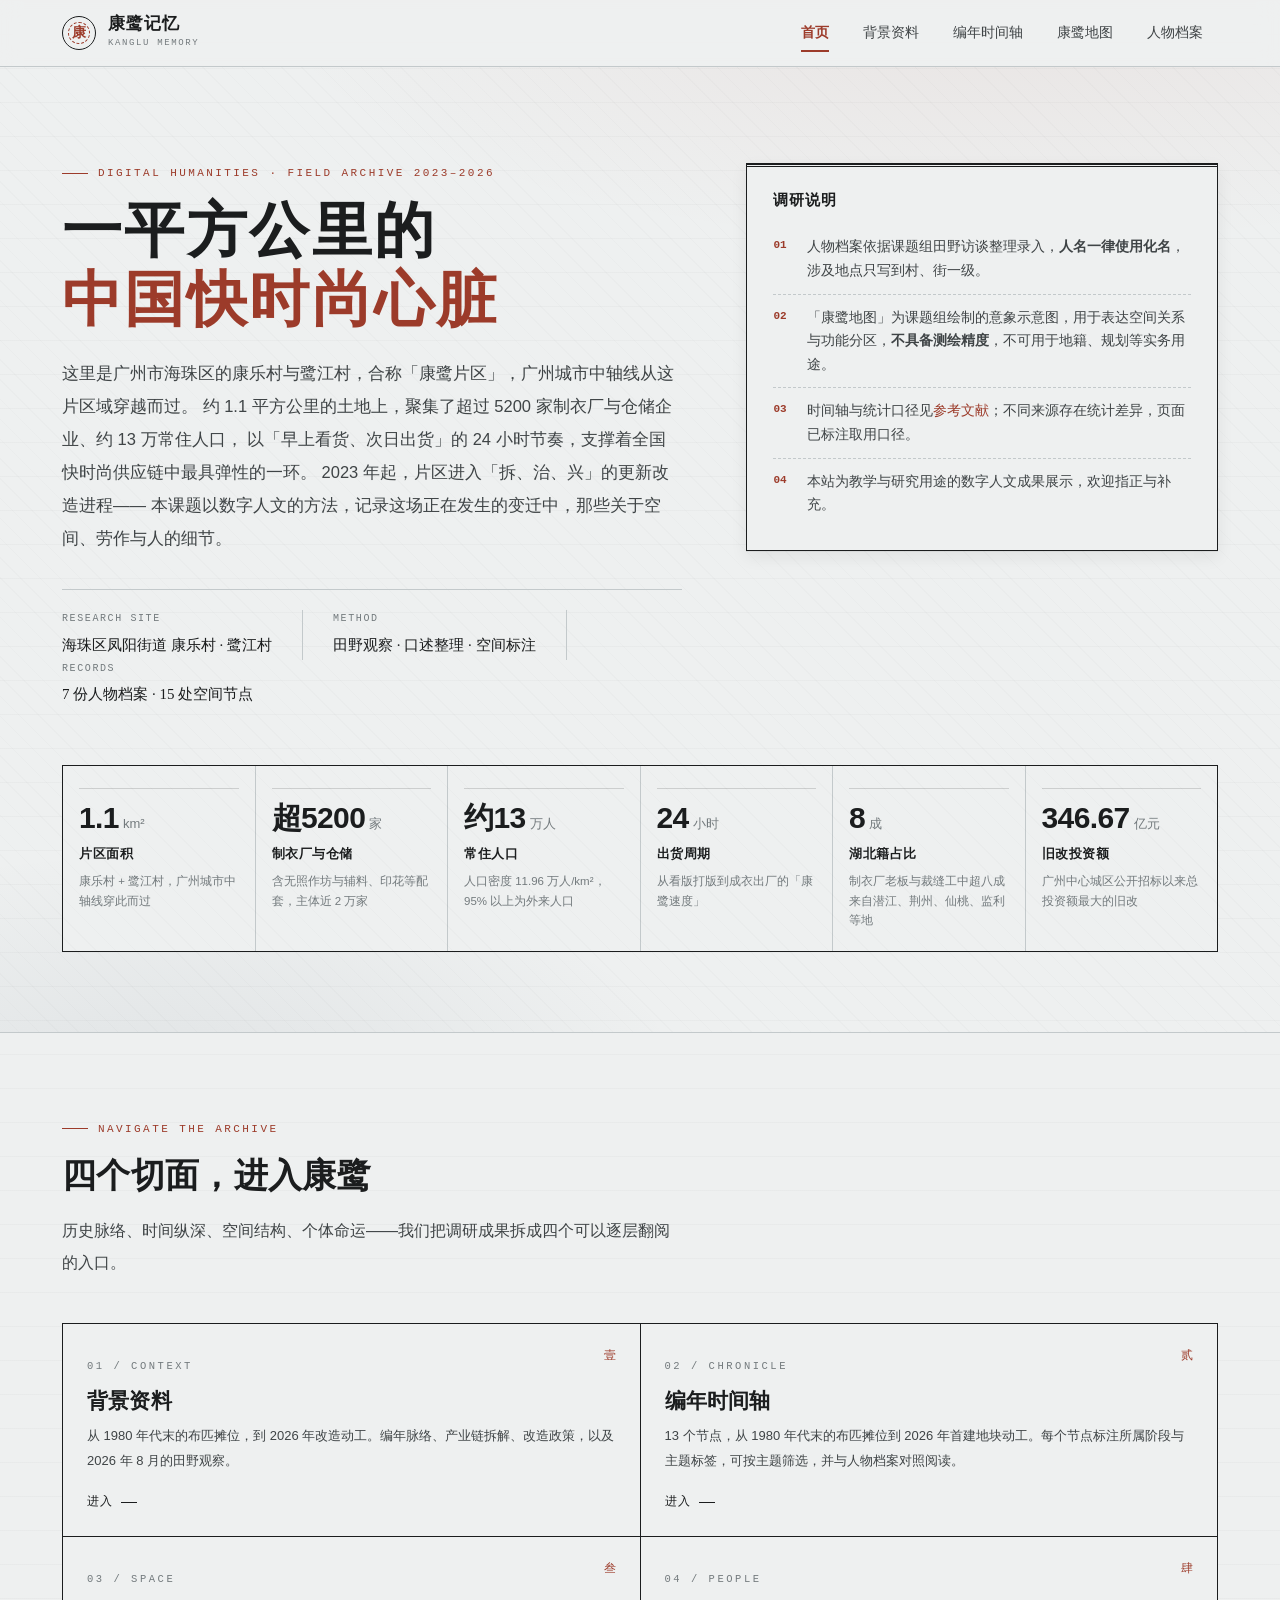
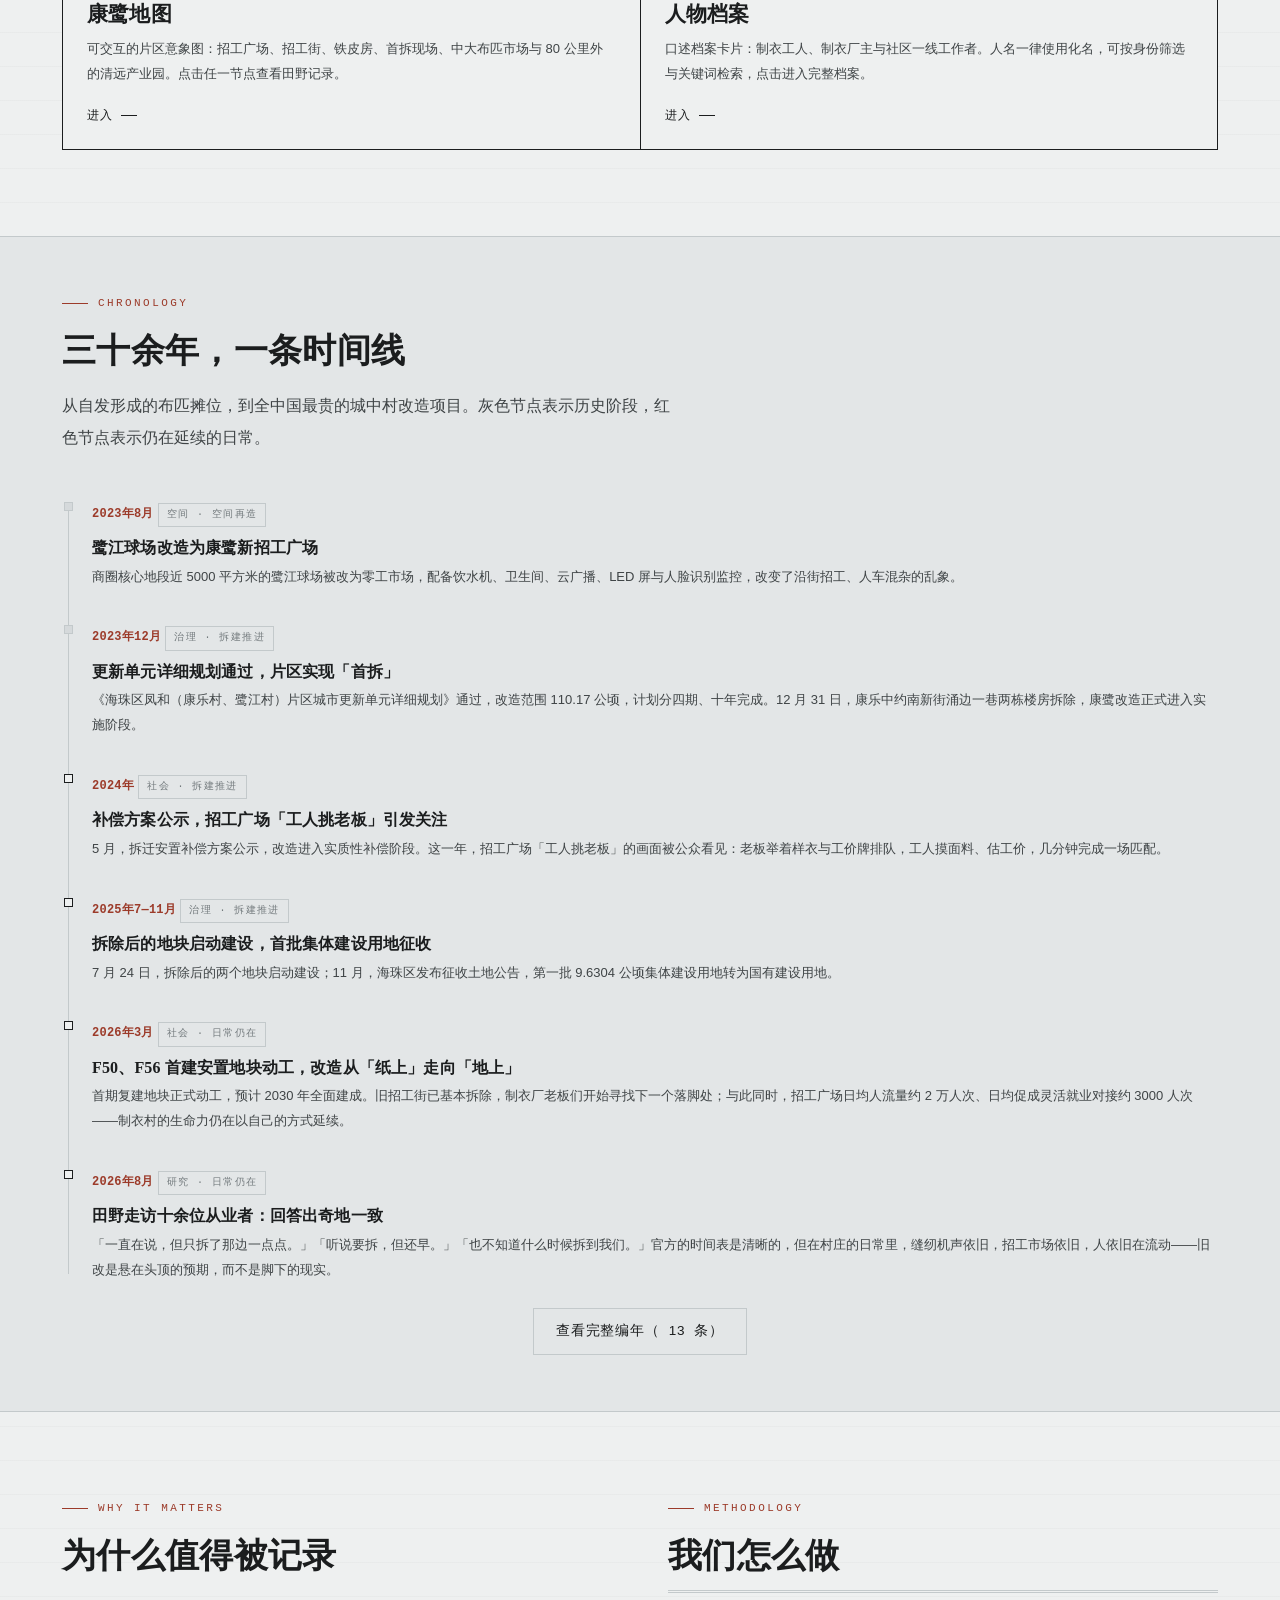
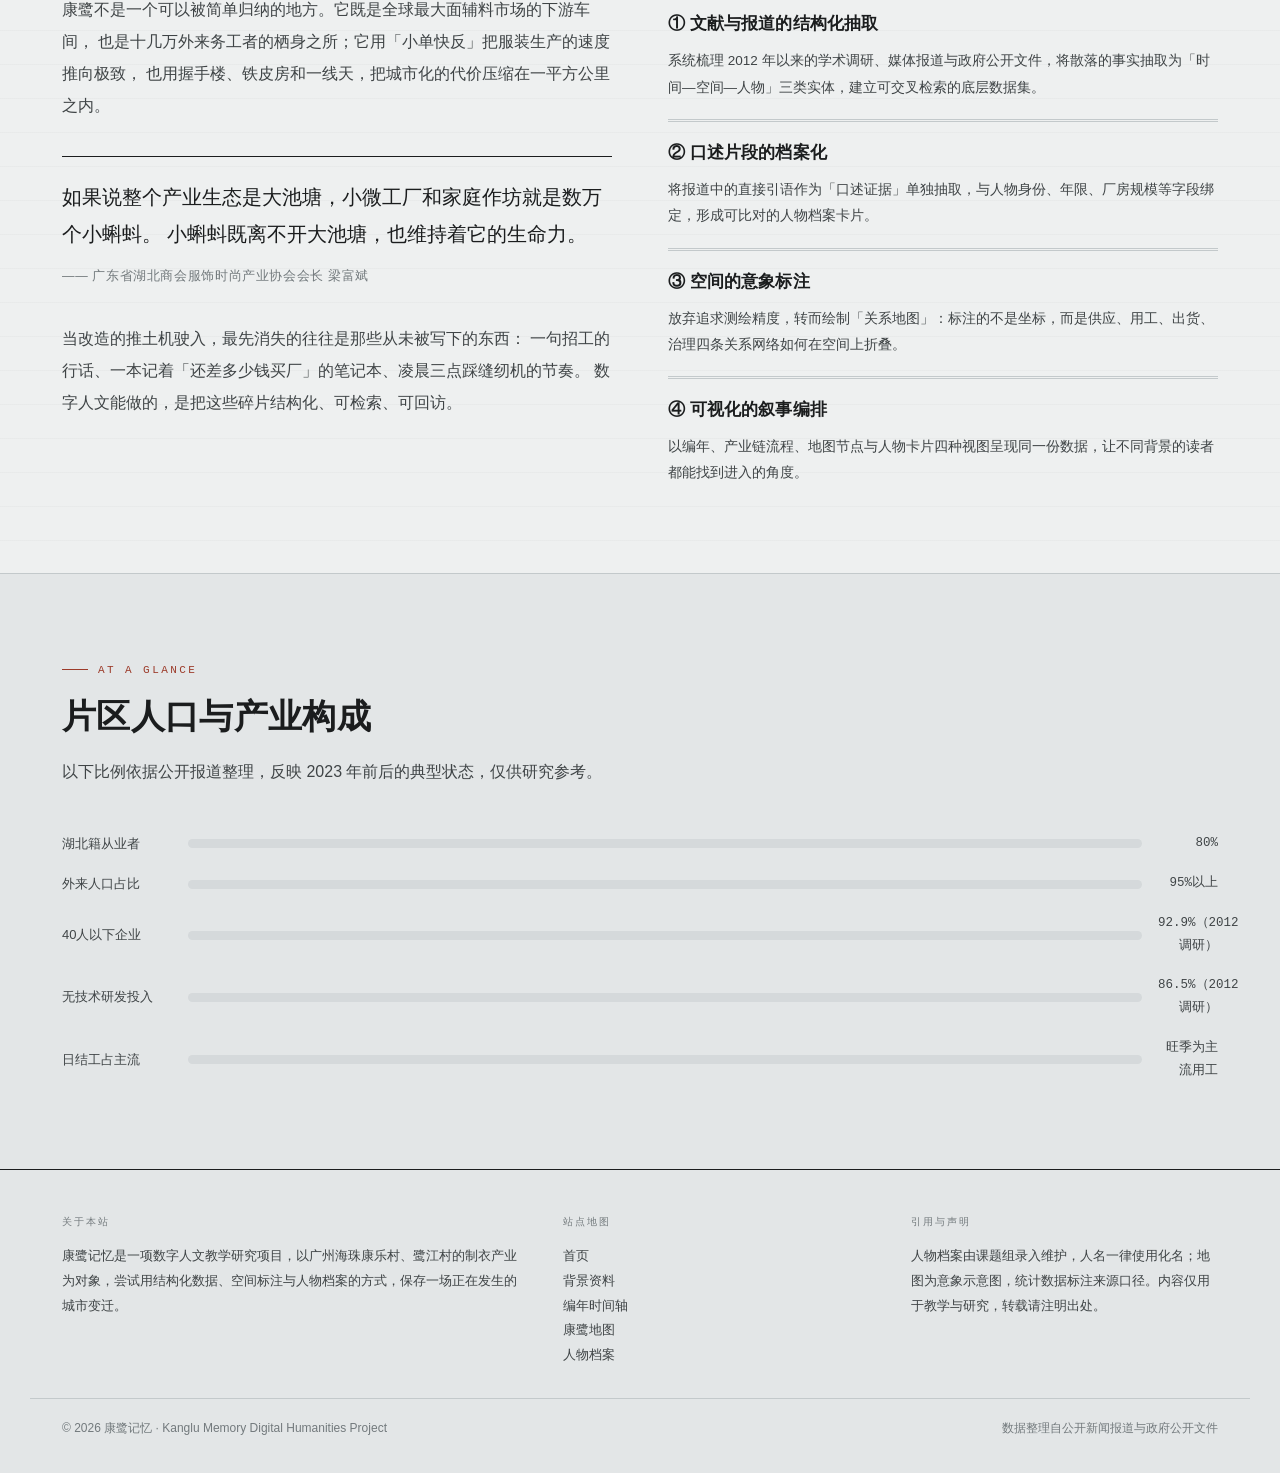
<file: index.html>
<!DOCTYPE html>
<html lang="zh-CN">
<head>
<meta charset="UTF-8">
<meta name="viewport" content="width=device-width, initial-scale=1">
<title>康鹭记忆 · 广州康鹭制衣村数字人文调研</title>
<meta name="description" content="康鹭记忆：以数字人文方法记录广州海珠康乐村、鹭江村制衣产业的空间、产业与人物档案。">
<link rel="stylesheet" href="assets/css/style.css">
</head>
<body data-page="home">

<!-- ============ 顶栏 ============ -->
<header class="site-head">
  <div class="head-inner">
    <a class="brand" href="index.html">
      <span class="brand-mark"><span>康</span></span>
      <span class="brand-txt">
        <b>康鹭记忆</b>
        <i>KANGLU MEMORY</i>
      </span>
    </a>
    <button class="nav-toggle" aria-label="菜单"><i></i></button>
    <nav class="nav">
      <a href="index.html" data-nav="home">首页</a>
      <a href="background.html" data-nav="background">背景资料</a>
      <a href="timeline.html" data-nav="timeline">编年时间轴</a>
      <a href="map.html" data-nav="map">康鹭地图</a>
      <a href="people.html" data-nav="people">人物档案</a>
    </nav>
  </div>
</header>

<!-- ============ Hero ============ -->
<section class="hero">
  <div class="wrap hero-grid">
    <div>
      <p class="eyebrow">Digital Humanities · Field Archive 2023–2026</p>
      <h1>一平方公里的<br><em>中国快时尚心脏</em></h1>
      <p class="lead">
        这里是广州市海珠区的康乐村与鹭江村，合称「康鹭片区」，广州城市中轴线从这片区域穿越而过。
        约 1.1 平方公里的土地上，聚集了超过 5200 家制衣厂与仓储企业、约 13 万常住人口，
        以「早上看货、次日出货」的 24 小时节奏，支撑着全国快时尚供应链中最具弹性的一环。
        2023 年起，片区进入「拆、治、兴」的更新改造进程——
        本课题以数字人文的方法，记录这场正在发生的变迁中，那些关于空间、劳作与人的细节。
      </p>
      <dl class="hero-meta">
        <div><dt>Research Site</dt><dd>海珠区凤阳街道 康乐村 · 鹭江村</dd></div>
        <div><dt>Method</dt><dd>田野观察 · 口述整理 · 空间标注</dd></div>
        <div><dt>Records</dt><dd><span id="recPeople">—</span> 份人物档案 · <span id="recPoi">—</span> 处空间节点</dd></div>
      </dl>
    </div>

    <aside class="hero-card">
      <h4>调研说明</h4>
      <ol>
        <li>人物档案依据课题组田野访谈整理录入，<b>人名一律使用化名</b>，涉及地点只写到村、街一级。</li>
        <li>「康鹭地图」为课题组绘制的意象示意图，用于表达空间关系与功能分区，<b>不具备测绘精度</b>，不可用于地籍、规划等实务用途。</li>
        <li>时间轴与统计口径见<a href="background.html#refs" style="color:var(--red)">参考文献</a>；不同来源存在统计差异，页面已标注取用口径。</li>
        <li>本站为教学与研究用途的数字人文成果展示，欢迎指正与补充。</li>
      </ol>
    </aside>
  </div>

  <div class="wrap">
    <div class="stats" id="stats"></div>
  </div>
</section>

<!-- ============ 板块入口 ============ -->
<section>
  <div class="wrap">
    <div class="sec-head reveal">
      <p class="eyebrow">Navigate the Archive</p>
      <h2 class="h-sec">四个切面，进入康鹭</h2>
      <p class="lead">历史脉络、时间纵深、空间结构、个体命运——我们把调研成果拆成四个可以逐层翻阅的入口。</p>
    </div>

    <div class="entries">
      <a class="entry reveal" href="background.html">
        <span class="bgmark">壹</span>
        <span class="idx">01 / CONTEXT</span>
        <h3>背景资料</h3>
        <p>从 1980 年代末的布匹摊位，到 2026 年改造动工。编年脉络、产业链拆解、改造政策，以及 2026 年 8 月的田野观察。</p>
        <span class="arrow">进入</span>
      </a>
      <a class="entry reveal" href="timeline.html">
        <span class="bgmark">贰</span>
        <span class="idx">02 / CHRONICLE</span>
        <h3>编年时间轴</h3>
        <p><span id="tlCountCard">—</span> 个节点，从 1980 年代末的布匹摊位到 2026 年首建地块动工。每个节点标注所属阶段与主题标签，可按主题筛选，并与人物档案对照阅读。</p>
        <span class="arrow">进入</span>
      </a>
      <a class="entry reveal" href="map.html">
        <span class="bgmark">叁</span>
        <span class="idx">03 / SPACE</span>
        <h3>康鹭地图</h3>
        <p>可交互的片区意象图：招工广场、招工街、铁皮房、首拆现场、中大布匹市场与 80 公里外的清远产业园。点击任一节点查看田野记录。</p>
        <span class="arrow">进入</span>
      </a>
      <a class="entry reveal" href="people.html">
        <span class="bgmark">肆</span>
        <span class="idx">04 / PEOPLE</span>
        <h3>人物档案</h3>
        <p>口述档案卡片：制衣工人、制衣厂主与社区一线工作者。人名一律使用化名，可按身份筛选与关键词检索，点击进入完整档案。</p>
        <span class="arrow">进入</span>
      </a>
    </div>
  </div>
</section>

<!-- ============ 时间轴预览 ============ -->
<section class="tight" style="background:var(--paper-2);border-top:1px solid var(--line);border-bottom:1px solid var(--line)">
  <div class="wrap">
    <div class="sec-head reveal">
      <p class="eyebrow">Chronology</p>
      <h2 class="h-sec">三十余年，一条时间线</h2>
      <p class="lead">从自发形成的布匹摊位，到全中国最贵的城中村改造项目。灰色节点表示历史阶段，红色节点表示仍在延续的日常。</p>
    </div>
    <ul class="tl" id="tlPreview"></ul>
    <div class="tl-more"><a class="btn ghost" href="timeline.html">查看完整编年（<span id="tlCountAll">—</span> 条）</a></div>
  </div>
</section>

<!-- ============ 引言 ============ -->
<section>
  <div class="wrap">
    <div class="two-col">
      <div class="reveal">
        <p class="eyebrow">Why It Matters</p>
        <h2 class="h-sec">为什么值得被记录</h2>
        <p class="lead">
          康鹭不是一个可以被简单归纳的地方。它既是全球最大面辅料市场的下游车间，
          也是十几万外来务工者的栖身之所；它用「小单快反」把服装生产的速度推向极致，
          也用握手楼、铁皮房和一线天，把城市化的代价压缩在一平方公里之内。
        </p>
        <blockquote class="pull">
          如果说整个产业生态是大池塘，小微工厂和家庭作坊就是数万个小蝌蚪。
          小蝌蚪既离不开大池塘，也维持着它的生命力。
          <cite>—— 广东省湖北商会服饰时尚产业协会会长 梁富斌</cite>
        </blockquote>
        <p class="lead">
          当改造的推土机驶入，最先消失的往往是那些从未被写下的东西：
          一句招工的行话、一本记着「还差多少钱买厂」的笔记本、凌晨三点踩缝纫机的节奏。
          数字人文能做的，是把这些碎片结构化、可检索、可回访。
        </p>
      </div>

      <div class="reveal">
        <p class="eyebrow">Methodology</p>
        <h2 class="h-sec">我们怎么做</h2>
        <div class="card" style="margin-bottom:18px">
          <h4>① 文献与报道的结构化抽取</h4>
          <p>系统梳理 2012 年以来的学术调研、媒体报道与政府公开文件，将散落的事实抽取为「时间—空间—人物」三类实体，建立可交叉检索的底层数据集。</p>
        </div>
        <div class="card" style="margin-bottom:18px">
          <h4>② 口述片段的档案化</h4>
          <p>将报道中的直接引语作为「口述证据」单独抽取，与人物身份、年限、厂房规模等字段绑定，形成可比对的人物档案卡片。</p>
        </div>
        <div class="card" style="margin-bottom:18px">
          <h4>③ 空间的意象标注</h4>
          <p>放弃追求测绘精度，转而绘制「关系地图」：标注的不是坐标，而是供应、用工、出货、治理四条关系网络如何在空间上折叠。</p>
        </div>
        <div class="card">
          <h4>④ 可视化的叙事编排</h4>
          <p>以编年、产业链流程、地图节点与人物卡片四种视图呈现同一份数据，让不同背景的读者都能找到进入的角度。</p>
        </div>
      </div>
    </div>
  </div>
</section>

<!-- ============ 数字概览 ============ -->
<section style="background:var(--paper-2);border-top:1px solid var(--line)">
  <div class="wrap">
    <div class="sec-head reveal">
      <p class="eyebrow">At a Glance</p>
      <h2 class="h-sec">片区人口与产业构成</h2>
      <p class="lead">以下比例依据公开报道整理，反映 2023 年前后的典型状态，仅供研究参考。</p>
    </div>
    <div class="bars" id="bars"></div>
  </div>
</section>

<!-- ============ 页脚 ============ -->
<footer class="site-foot">
  <div class="wrap foot-grid">
    <div>
      <h5>关于本站</h5>
      <p>康鹭记忆是一项数字人文教学研究项目，以广州海珠康乐村、鹭江村的制衣产业为对象，尝试用结构化数据、空间标注与人物档案的方式，保存一场正在发生的城市变迁。</p>
    </div>
    <div>
      <h5>站点地图</h5>
      <ul>
        <li><a href="index.html">首页</a></li>
        <li><a href="background.html">背景资料</a></li>
        <li><a href="timeline.html">编年时间轴</a></li>
        <li><a href="map.html">康鹭地图</a></li>
        <li><a href="people.html">人物档案</a></li>
      </ul>
    </div>
    <div>
      <h5>引用与声明</h5>
      <p>人物档案由课题组录入维护，人名一律使用化名；地图为意象示意图，统计数据标注来源口径。内容仅用于教学与研究，转载请注明出处。</p>
    </div>
  </div>
  <div class="foot-bot">
    <span>© 2026 康鹭记忆 · Kanglu Memory Digital Humanities Project</span>
    <span>数据整理自公开新闻报道与政府公开文件</span>
  </div>
</footer>

<script src="assets/js/data.js"></script>
<script src="assets/js/people-data.js"></script>
<script src="assets/js/main.js"></script>
<script>
  document.getElementById('recPeople').textContent = PEOPLE.length;
  document.getElementById('recPoi').textContent = POIS.length;
  document.getElementById('tlCountAll').textContent = TIMELINE.length;
  document.getElementById('tlCountCard').textContent = TIMELINE.length;
  renderStats('#stats');
  renderTimeline('#tlPreview', 6);

  // 人口与产业构成
  const BARS = [
    { l:'湖北籍从业者', v:80, c:'var(--red)',    t:'80%' },
    { l:'外来人口占比', v:95, c:'var(--indigo)', t:'95%以上' },
    { l:'40人以下企业', v:93, c:'var(--ochre)',  t:'92.9%（2012调研）' },
    { l:'无技术研发投入', v:87, c:'var(--plum)', t:'86.5%（2012调研）' },
    { l:'日结工占主流', v:70, c:'var(--green)',  t:'旺季为主流用工' }
  ];
  document.getElementById('bars').innerHTML = BARS.map(b => `
    <div class="bar-row reveal">
      <span class="bl">${b.l}</span>
      <span class="bar-track"><span class="bar-fill" style="background:${b.c}" data-w="${b.v}"></span></span>
      <span class="bv">${b.t}</span>
    </div>`).join('');

  initReveal(); initCounters(); initBars();
</script>
</body>
</html>
</file>
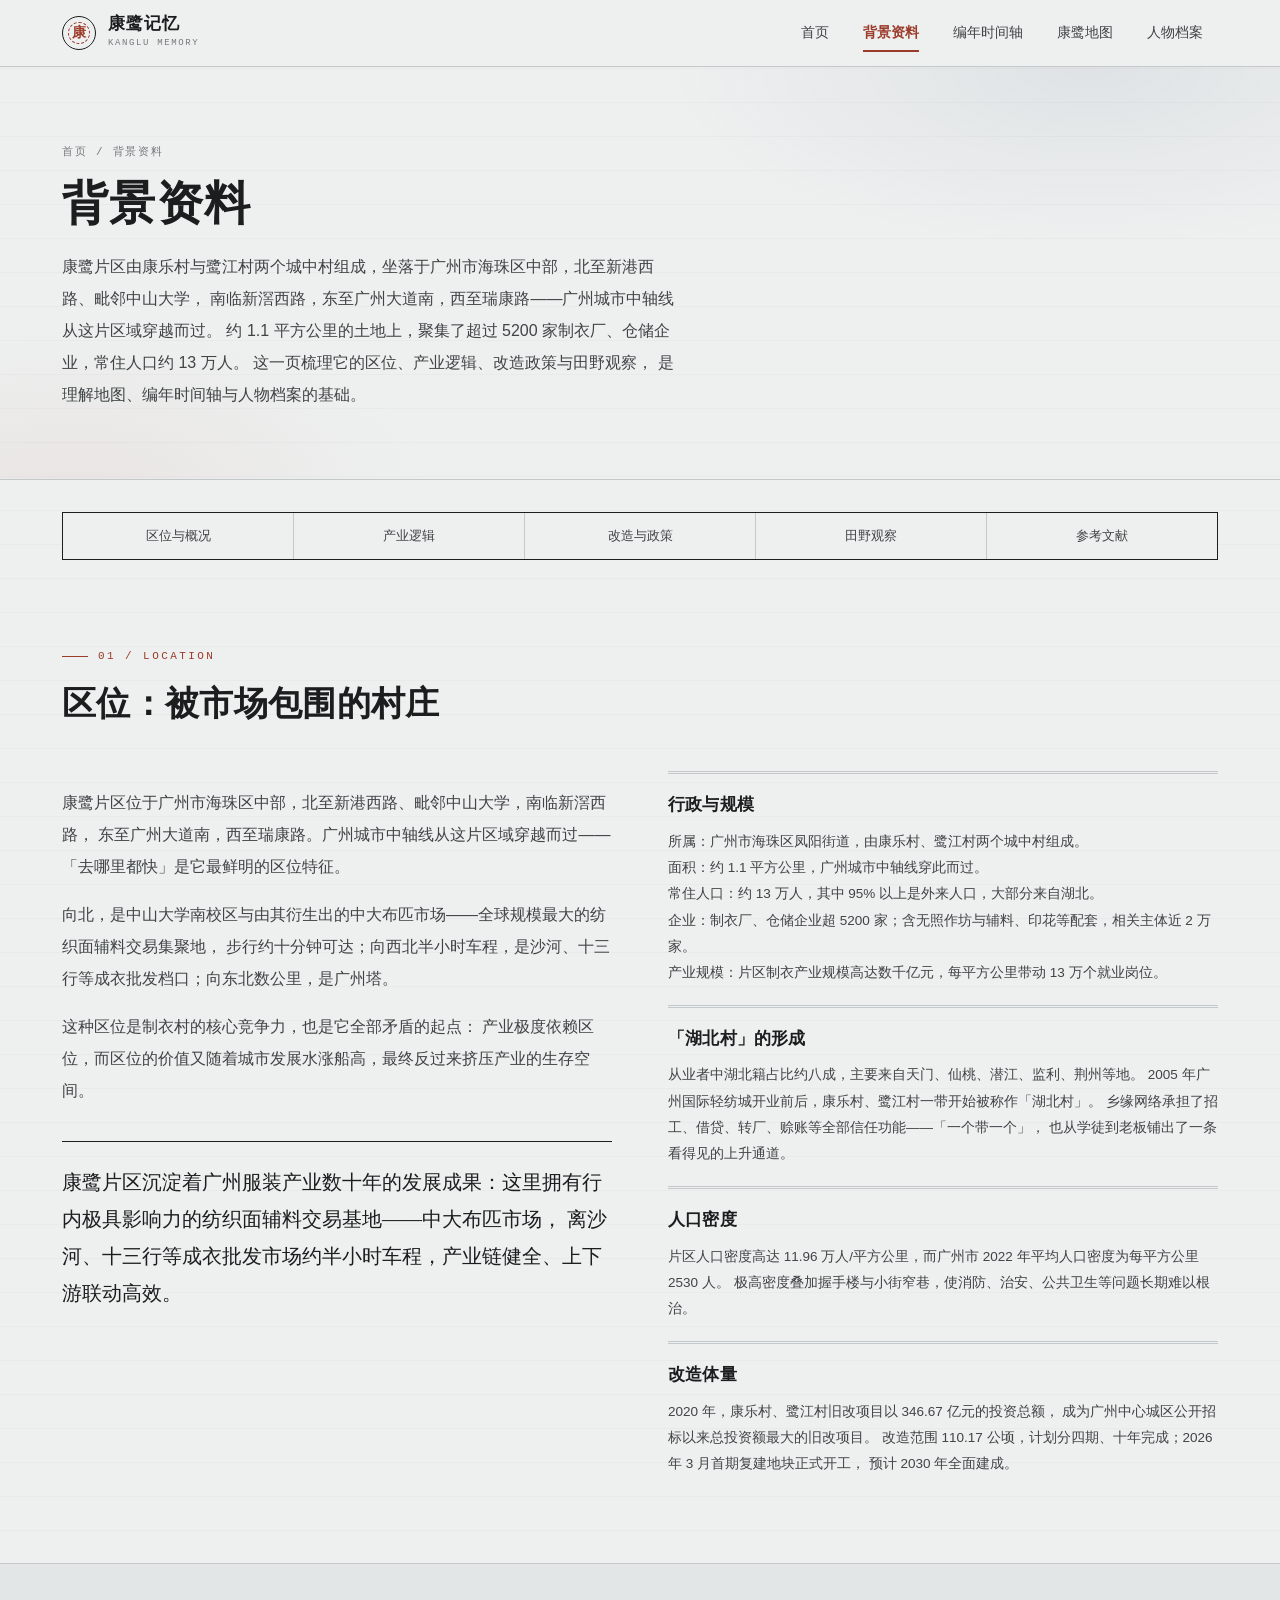
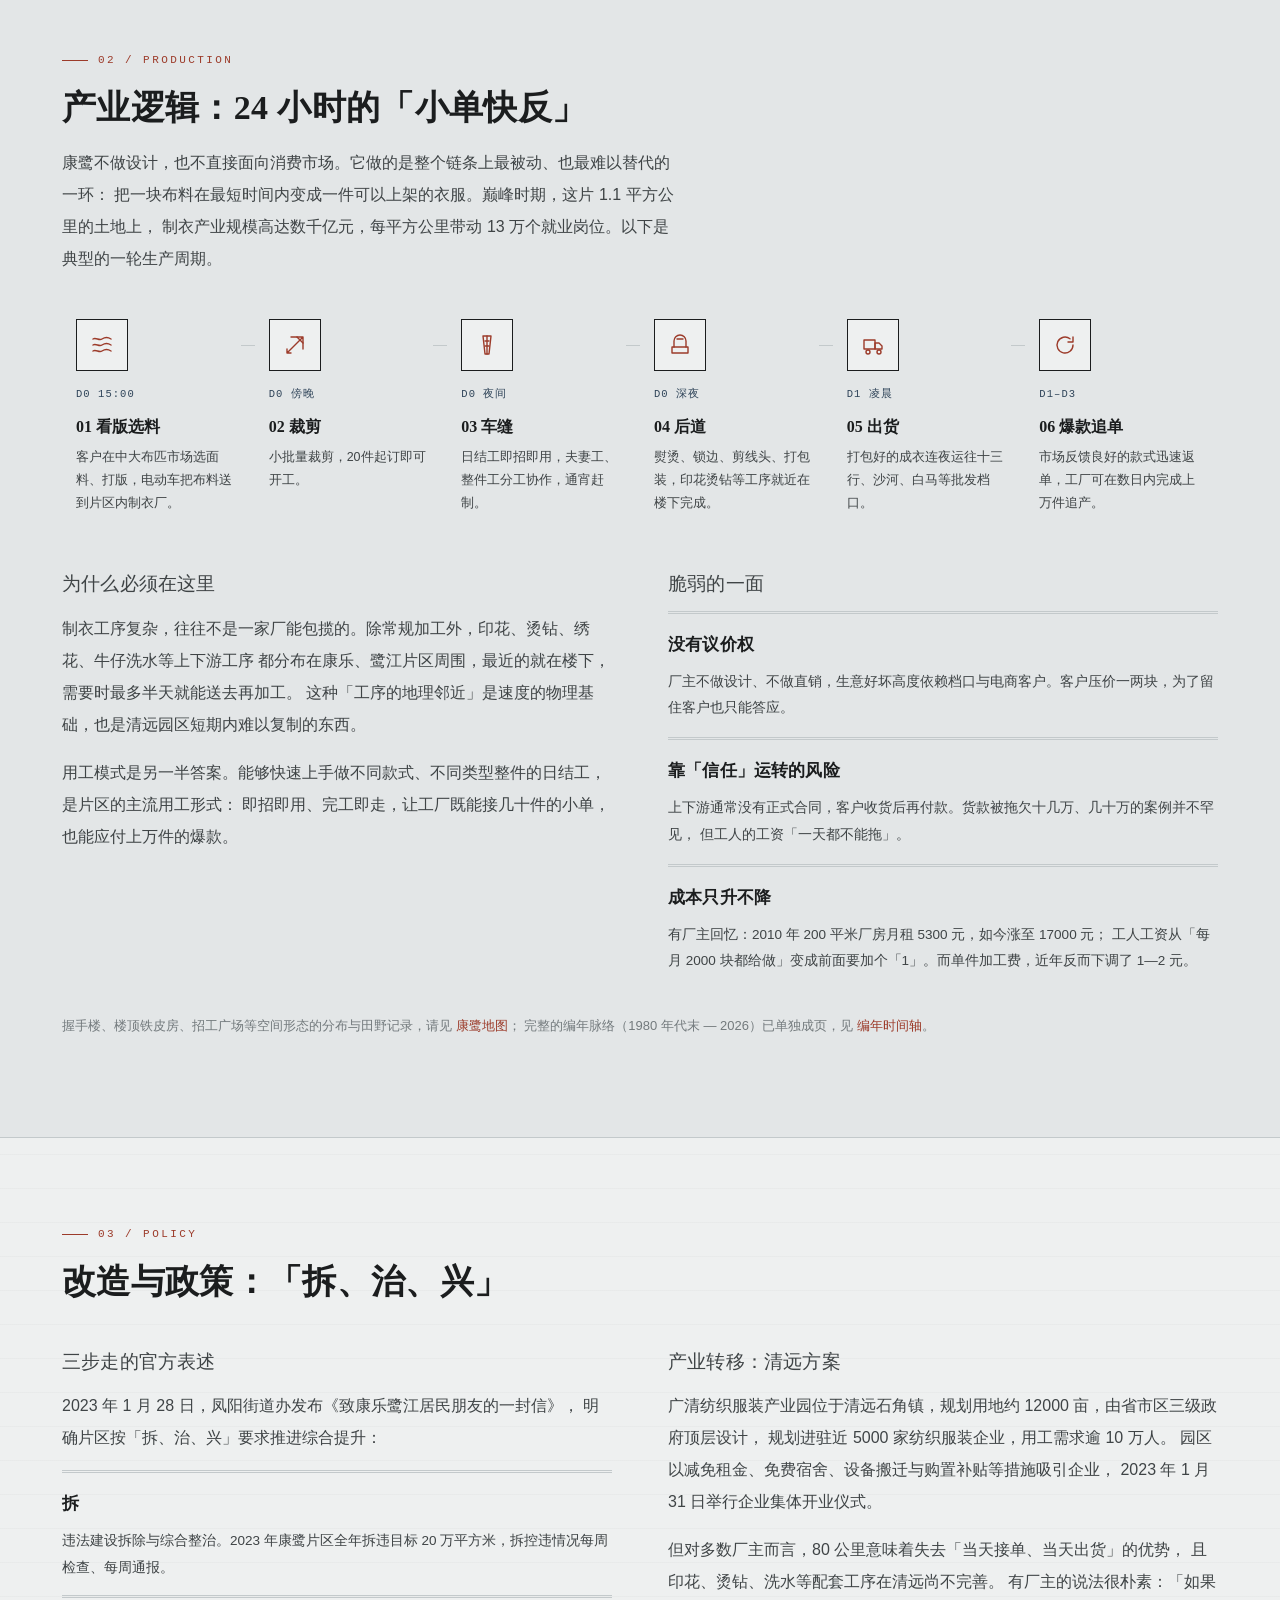
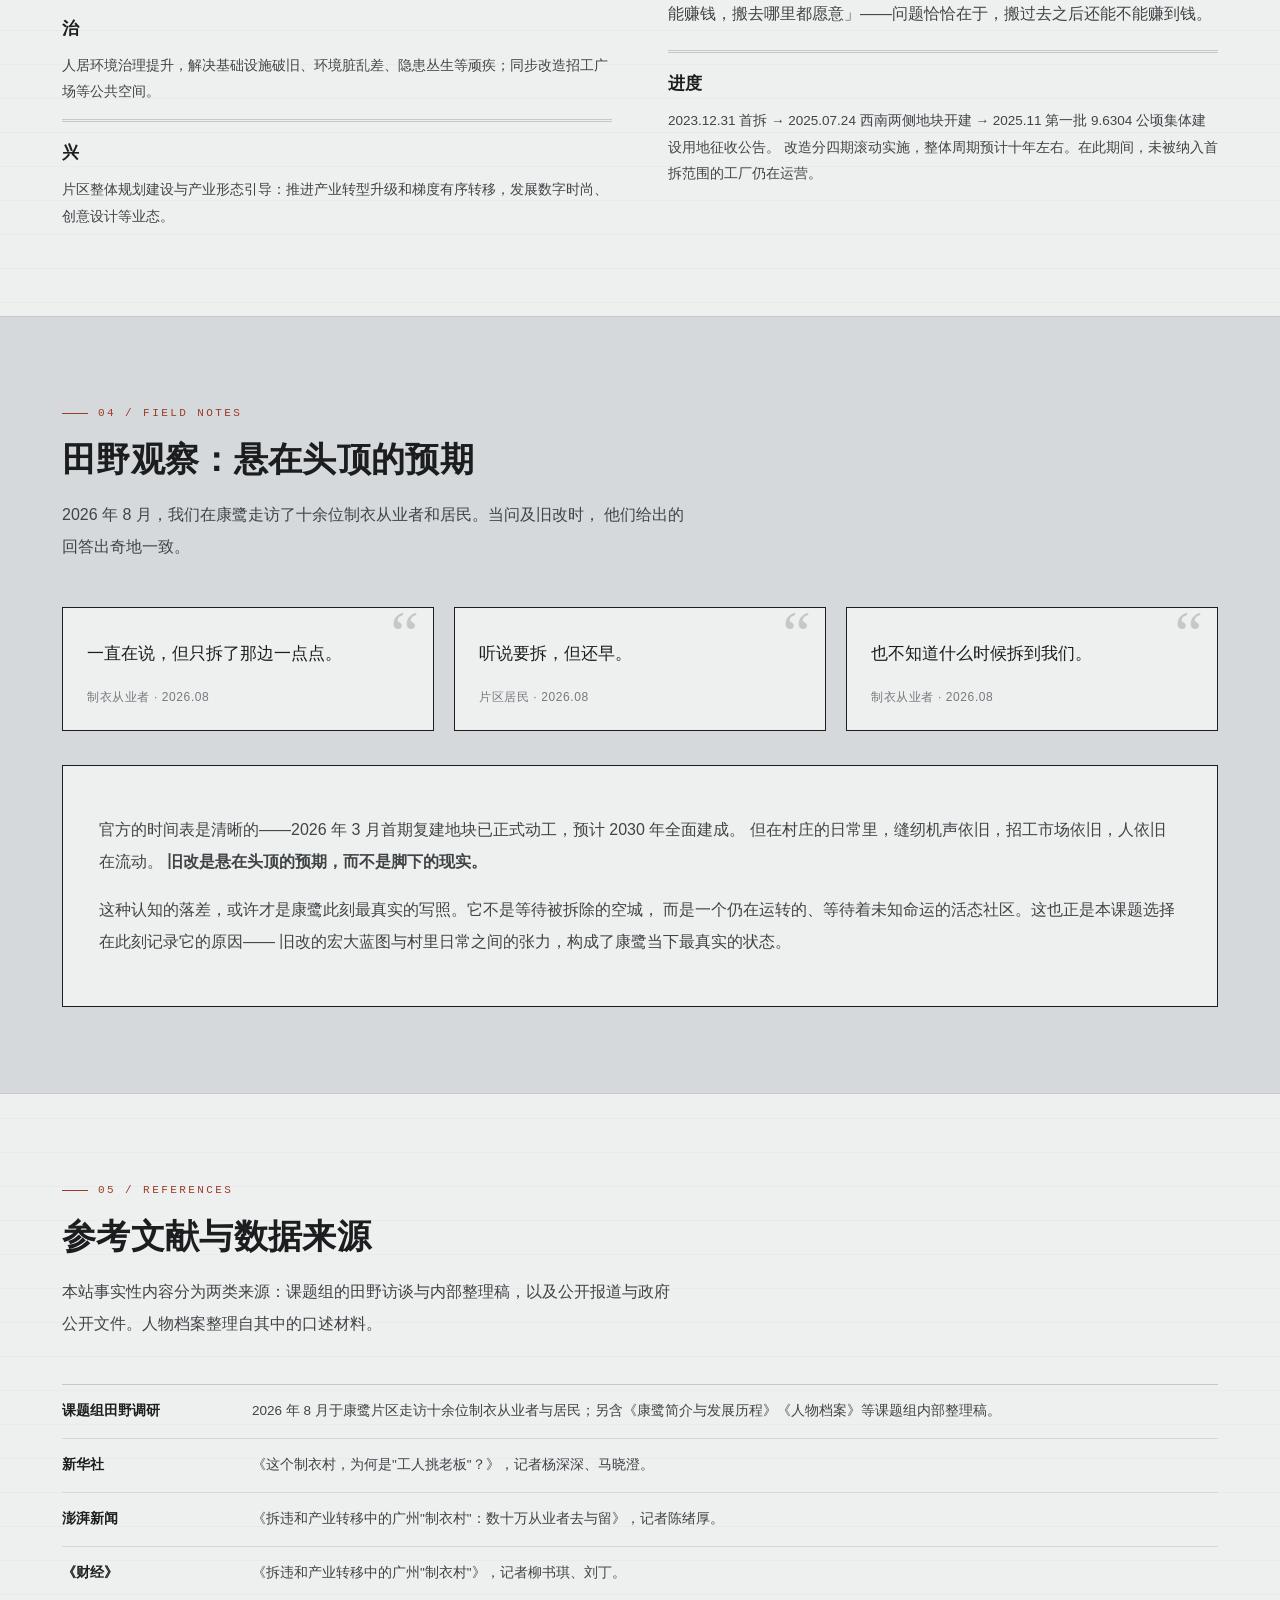
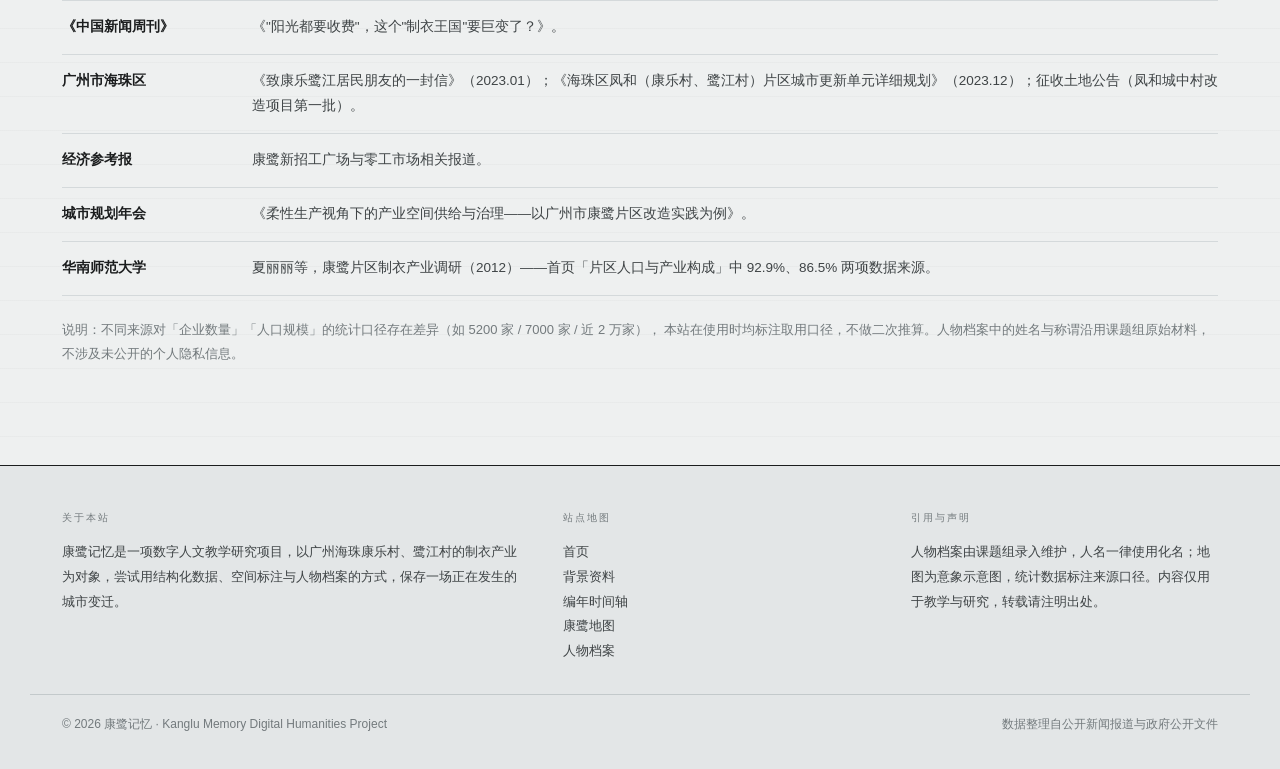
<file: background.html>
<!DOCTYPE html>
<html lang="zh-CN">
<head>
<meta charset="UTF-8">
<meta name="viewport" content="width=device-width, initial-scale=1">
<title>背景资料 · 康鹭记忆</title>
<meta name="description" content="广州康鹭制衣村的区位、产业逻辑、改造政策、田野观察与参考文献。">
<link rel="stylesheet" href="assets/css/style.css">
</head>
<body data-page="background">

<header class="site-head">
  <div class="head-inner">
    <a class="brand" href="index.html">
      <span class="brand-mark"><span>康</span></span>
      <span class="brand-txt"><b>康鹭记忆</b><i>KANGLU MEMORY</i></span>
    </a>
    <button class="nav-toggle" aria-label="菜单"><i></i></button>
    <nav class="nav">
      <a href="index.html" data-nav="home">首页</a>
      <a href="background.html" data-nav="background">背景资料</a>
      <a href="timeline.html" data-nav="timeline">编年时间轴</a>
      <a href="map.html" data-nav="map">康鹭地图</a>
      <a href="people.html" data-nav="people">人物档案</a>
    </nav>
  </div>
</header>

<section class="page-banner">
  <div class="wrap">
    <p class="crumb"><a href="index.html">首页</a> / 背景资料</p>
    <h1>背景资料</h1>
    <p class="lead">
      康鹭片区由康乐村与鹭江村两个城中村组成，坐落于广州市海珠区中部，北至新港西路、毗邻中山大学，
      南临新滘西路，东至广州大道南，西至瑞康路——广州城市中轴线从这片区域穿越而过。
      约 1.1 平方公里的土地上，聚集了超过 5200 家制衣厂、仓储企业，常住人口约 13 万人。
      这一页梳理它的区位、产业逻辑、改造政策与田野观察，
      是理解地图、编年时间轴与人物档案的基础。
    </p>
  </div>
</section>

<div class="wrap" style="margin-top:32px">
  <nav class="subnav">
    <a href="#location">区位与概况</a>
    <a href="#industry">产业逻辑</a>
    <a href="#policy">改造与政策</a>
    <a href="#field">田野观察</a>
    <a href="#refs">参考文献</a>
  </nav>
</div>

<!-- ===== 区位与概况 ===== -->
<section id="location">
  <div class="wrap">
    <div class="sec-head reveal">
      <p class="eyebrow">01 / Location</p>
      <h2 class="h-sec">区位：被市场包围的村庄</h2>
    </div>
    <div class="two-col">
      <div class="reveal">
        <p class="lead">
          康鹭片区位于广州市海珠区中部，北至新港西路、毗邻中山大学，南临新滘西路，
          东至广州大道南，西至瑞康路。广州城市中轴线从这片区域穿越而过——
          「去哪里都快」是它最鲜明的区位特征。
        </p>
        <p class="lead">
          向北，是中山大学南校区与由其衍生出的中大布匹市场——全球规模最大的纺织面辅料交易集聚地，
          步行约十分钟可达；向西北半小时车程，是沙河、十三行等成衣批发档口；向东北数公里，是广州塔。
        </p>
        <p class="lead">
          这种区位是制衣村的核心竞争力，也是它全部矛盾的起点：
          产业极度依赖区位，而区位的价值又随着城市发展水涨船高，最终反过来挤压产业的生存空间。
        </p>
        <blockquote class="pull">
          康鹭片区沉淀着广州服装产业数十年的发展成果：这里拥有行内极具影响力的纺织面辅料交易基地——中大布匹市场，
          离沙河、十三行等成衣批发市场约半小时车程，产业链健全、上下游联动高效。
        </blockquote>
      </div>
      <div class="reveal">
        <div class="card" style="margin-bottom:18px">
          <h4>行政与规模</h4>
          <p>所属：广州市海珠区凤阳街道，由康乐村、鹭江村两个城中村组成。<br>
             面积：约 1.1 平方公里，广州城市中轴线穿此而过。<br>
             常住人口：约 13 万人，其中 95% 以上是外来人口，大部分来自湖北。<br>
             企业：制衣厂、仓储企业超 5200 家；含无照作坊与辅料、印花等配套，相关主体近 2 万家。<br>
             产业规模：片区制衣产业规模高达数千亿元，每平方公里带动 13 万个就业岗位。</p>
        </div>
        <div class="card" style="margin-bottom:18px">
          <h4>「湖北村」的形成</h4>
          <p>从业者中湖北籍占比约八成，主要来自天门、仙桃、潜江、监利、荆州等地。
             2005 年广州国际轻纺城开业前后，康乐村、鹭江村一带开始被称作「湖北村」。
             乡缘网络承担了招工、借贷、转厂、赊账等全部信任功能——「一个带一个」，
             也从学徒到老板铺出了一条看得见的上升通道。</p>
        </div>
        <div class="card" style="margin-bottom:18px">
          <h4>人口密度</h4>
          <p>片区人口密度高达 11.96 万人/平方公里，而广州市 2022 年平均人口密度为每平方公里 2530 人。
             极高密度叠加握手楼与小街窄巷，使消防、治安、公共卫生等问题长期难以根治。</p>
        </div>
        <div class="card">
          <h4>改造体量</h4>
          <p>2020 年，康乐村、鹭江村旧改项目以 346.67 亿元的投资总额，
             成为广州中心城区公开招标以来总投资额最大的旧改项目。
             改造范围 110.17 公顷，计划分四期、十年完成；2026 年 3 月首期复建地块正式开工，
             预计 2030 年全面建成。</p>
        </div>
      </div>
    </div>
  </div>
</section>

<!-- ===== 产业逻辑 ===== -->
<section id="industry" style="background:var(--paper-2);border-top:1px solid var(--line);border-bottom:1px solid var(--line)">
  <div class="wrap">
    <div class="sec-head reveal">
      <p class="eyebrow">02 / Production</p>
      <h2 class="h-sec">产业逻辑：24 小时的「小单快反」</h2>
      <p class="lead">
        康鹭不做设计，也不直接面向消费市场。它做的是整个链条上最被动、也最难以替代的一环：
        把一块布料在最短时间内变成一件可以上架的衣服。巅峰时期，这片 1.1 平方公里的土地上，
        制衣产业规模高达数千亿元，每平方公里带动 13 万个就业岗位。以下是典型的一轮生产周期。
      </p>
    </div>
    <div class="chain" id="chain"></div>

    <div class="two-col" style="margin-top:56px">
      <div class="reveal">
        <h3 class="h-sub" style="margin-bottom:14px">为什么必须在这里</h3>
        <p class="lead">
          制衣工序复杂，往往不是一家厂能包揽的。除常规加工外，印花、烫钻、绣花、牛仔洗水等上下游工序
          都分布在康乐、鹭江片区周围，最近的就在楼下，需要时最多半天就能送去再加工。
          这种「工序的地理邻近」是速度的物理基础，也是清远园区短期内难以复制的东西。
        </p>
        <p class="lead">
          用工模式是另一半答案。能够快速上手做不同款式、不同类型整件的日结工，是片区的主流用工形式：
          即招即用、完工即走，让工厂既能接几十件的小单，也能应付上万件的爆款。
        </p>
      </div>
      <div class="reveal">
        <h3 class="h-sub" style="margin-bottom:14px">脆弱的一面</h3>
        <div class="card" style="margin-bottom:16px">
          <h4>没有议价权</h4>
          <p>厂主不做设计、不做直销，生意好坏高度依赖档口与电商客户。客户压价一两块，为了留住客户也只能答应。</p>
        </div>
        <div class="card" style="margin-bottom:16px">
          <h4>靠「信任」运转的风险</h4>
          <p>上下游通常没有正式合同，客户收货后再付款。货款被拖欠十几万、几十万的案例并不罕见，
             但工人的工资「一天都不能拖」。</p>
        </div>
        <div class="card">
          <h4>成本只升不降</h4>
          <p>有厂主回忆：2010 年 200 平米厂房月租 5300 元，如今涨至 17000 元；
             工人工资从「每月 2000 块都给做」变成前面要加个「1」。而单件加工费，近年反而下调了 1—2 元。</p>
        </div>
      </div>
    </div>

    <p class="small muted" style="margin-top:40px">
      握手楼、楼顶铁皮房、招工广场等空间形态的分布与田野记录，请见
      <a href="map.html" style="color:var(--red)">康鹭地图</a>；
      完整的编年脉络（1980 年代末 — 2026）已单独成页，见
      <a href="timeline.html" style="color:var(--red)">编年时间轴</a>。
    </p>
  </div>
</section>

<!-- ===== 政策 ===== -->
<section id="policy">
  <div class="wrap">
    <div class="sec-head reveal">
      <p class="eyebrow">03 / Policy</p>
      <h2 class="h-sec">改造与政策：「拆、治、兴」</h2>
    </div>
    <div class="two-col">
      <div class="reveal">
        <h3 class="h-sub" style="margin-bottom:14px">三步走的官方表述</h3>
        <p class="lead">
          2023 年 1 月 28 日，凤阳街道办发布《致康乐鹭江居民朋友的一封信》，
          明确片区按「拆、治、兴」要求推进综合提升：
        </p>
        <div class="card" style="margin-bottom:14px"><h4>拆</h4><p>违法建设拆除与综合整治。2023 年康鹭片区全年拆违目标 20 万平方米，拆控违情况每周检查、每周通报。</p></div>
        <div class="card" style="margin-bottom:14px"><h4>治</h4><p>人居环境治理提升，解决基础设施破旧、环境脏乱差、隐患丛生等顽疾；同步改造招工广场等公共空间。</p></div>
        <div class="card"><h4>兴</h4><p>片区整体规划建设与产业形态引导：推进产业转型升级和梯度有序转移，发展数字时尚、创意设计等业态。</p></div>
      </div>
      <div class="reveal">
        <h3 class="h-sub" style="margin-bottom:14px">产业转移：清远方案</h3>
        <p class="lead">
          广清纺织服装产业园位于清远石角镇，规划用地约 12000 亩，由省市区三级政府顶层设计，
          规划进驻近 5000 家纺织服装企业，用工需求逾 10 万人。
          园区以减免租金、免费宿舍、设备搬迁与购置补贴等措施吸引企业，
          2023 年 1 月 31 日举行企业集体开业仪式。
        </p>
        <p class="lead">
          但对多数厂主而言，80 公里意味着失去「当天接单、当天出货」的优势，
          且印花、烫钻、洗水等配套工序在清远尚不完善。
          有厂主的说法很朴素：「如果能赚钱，搬去哪里都愿意」——问题恰恰在于，搬过去之后还能不能赚到钱。
        </p>
        <div class="card" style="margin-top:20px">
          <h4>进度</h4>
          <p>2023.12.31 首拆 → 2025.07.24 西南两侧地块开建 → 2025.11 第一批 9.6304 公顷集体建设用地征收公告。
             改造分四期滚动实施，整体周期预计十年左右。在此期间，未被纳入首拆范围的工厂仍在运营。</p>
        </div>
      </div>
    </div>
  </div>
</section>

<!-- ===== 田野观察 ===== -->
<section id="field" style="background:var(--paper-3);border-top:1px solid var(--line);border-bottom:1px solid var(--line)">
  <div class="wrap">
    <div class="sec-head reveal">
      <p class="eyebrow">04 / Field Notes</p>
      <h2 class="h-sec">田野观察：悬在头顶的预期</h2>
      <p class="lead">
        2026 年 8 月，我们在康鹭走访了十余位制衣从业者和居民。当问及旧改时，
        他们给出的回答出奇地一致。
      </p>
    </div>

    <div class="field-quotes reveal">
      <figure>
        <blockquote>一直在说，但只拆了那边一点点。</blockquote>
        <figcaption>制衣从业者 · 2026.08</figcaption>
      </figure>
      <figure>
        <blockquote>听说要拆，但还早。</blockquote>
        <figcaption>片区居民 · 2026.08</figcaption>
      </figure>
      <figure>
        <blockquote>也不知道什么时候拆到我们。</blockquote>
        <figcaption>制衣从业者 · 2026.08</figcaption>
      </figure>
    </div>

    <div class="field-note reveal">
      <p class="lead" style="max-width:none">
        官方的时间表是清晰的——2026 年 3 月首期复建地块已正式动工，预计 2030 年全面建成。
        但在村庄的日常里，缝纫机声依旧，招工市场依旧，人依旧在流动。
        <b>旧改是悬在头顶的预期，而不是脚下的现实。</b>
      </p>
      <p class="lead" style="max-width:none;margin-top:14px">
        这种认知的落差，或许才是康鹭此刻最真实的写照。它不是等待被拆除的空城，
        而是一个仍在运转的、等待着未知命运的活态社区。这也正是本课题选择在此刻记录它的原因——
        旧改的宏大蓝图与村里日常之间的张力，构成了康鹭当下最真实的状态。
      </p>
    </div>
  </div>
</section>

<!-- ===== 参考文献 ===== -->
<section id="refs">
  <div class="wrap">
    <div class="sec-head reveal">
      <p class="eyebrow">05 / References</p>
      <h2 class="h-sec">参考文献与数据来源</h2>
      <p class="lead">本站事实性内容分为两类来源：课题组的田野访谈与内部整理稿，以及公开报道与政府公开文件。人物档案整理自其中的口述材料。</p>
    </div>
    <ul class="refs" id="refList"></ul>
    <p class="small muted" style="margin-top:22px">
      说明：不同来源对「企业数量」「人口规模」的统计口径存在差异（如 5200 家 / 7000 家 / 近 2 万家），
      本站在使用时均标注取用口径，不做二次推算。人物档案中的姓名与称谓沿用课题组原始材料，
      不涉及未公开的个人隐私信息。
    </p>
  </div>
</section>

<footer class="site-foot">
  <div class="wrap foot-grid">
    <div>
      <h5>关于本站</h5>
      <p>康鹭记忆是一项数字人文教学研究项目，以广州海珠康乐村、鹭江村的制衣产业为对象，尝试用结构化数据、空间标注与人物档案的方式，保存一场正在发生的城市变迁。</p>
    </div>
    <div>
      <h5>站点地图</h5>
      <ul>
        <li><a href="index.html">首页</a></li>
        <li><a href="background.html">背景资料</a></li>
        <li><a href="timeline.html">编年时间轴</a></li>
        <li><a href="map.html">康鹭地图</a></li>
        <li><a href="people.html">人物档案</a></li>
      </ul>
    </div>
    <div>
      <h5>引用与声明</h5>
      <p>人物档案由课题组录入维护，人名一律使用化名；地图为意象示意图，统计数据标注来源口径。内容仅用于教学与研究，转载请注明出处。</p>
    </div>
  </div>
  <div class="foot-bot">
    <span>© 2026 康鹭记忆 · Kanglu Memory Digital Humanities Project</span>
    <span>数据整理自公开新闻报道与政府公开文件</span>
  </div>
</footer>

<script src="assets/js/data.js"></script>
<script src="assets/js/main.js"></script>
<script>
  renderChain('#chain');
  renderRefs('#refList');
  initReveal();
</script>
</body>
</html>
</file>
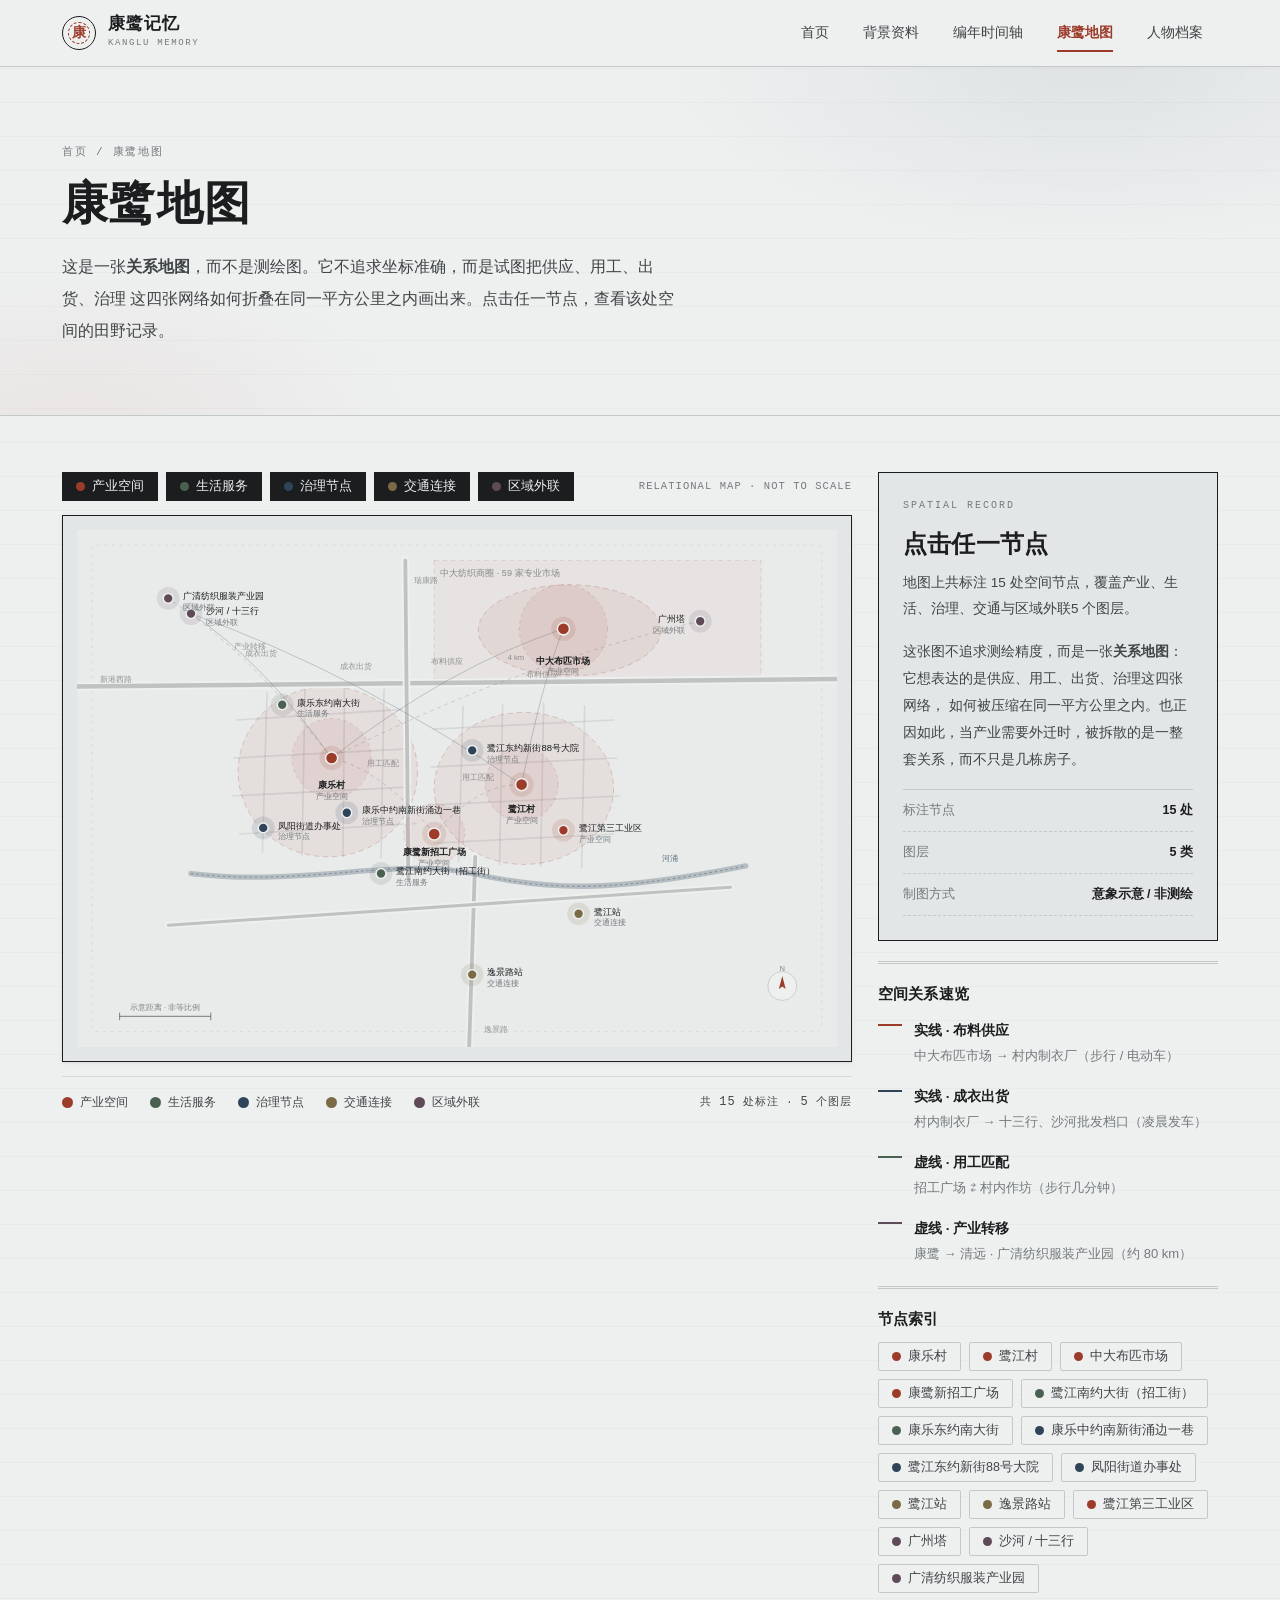
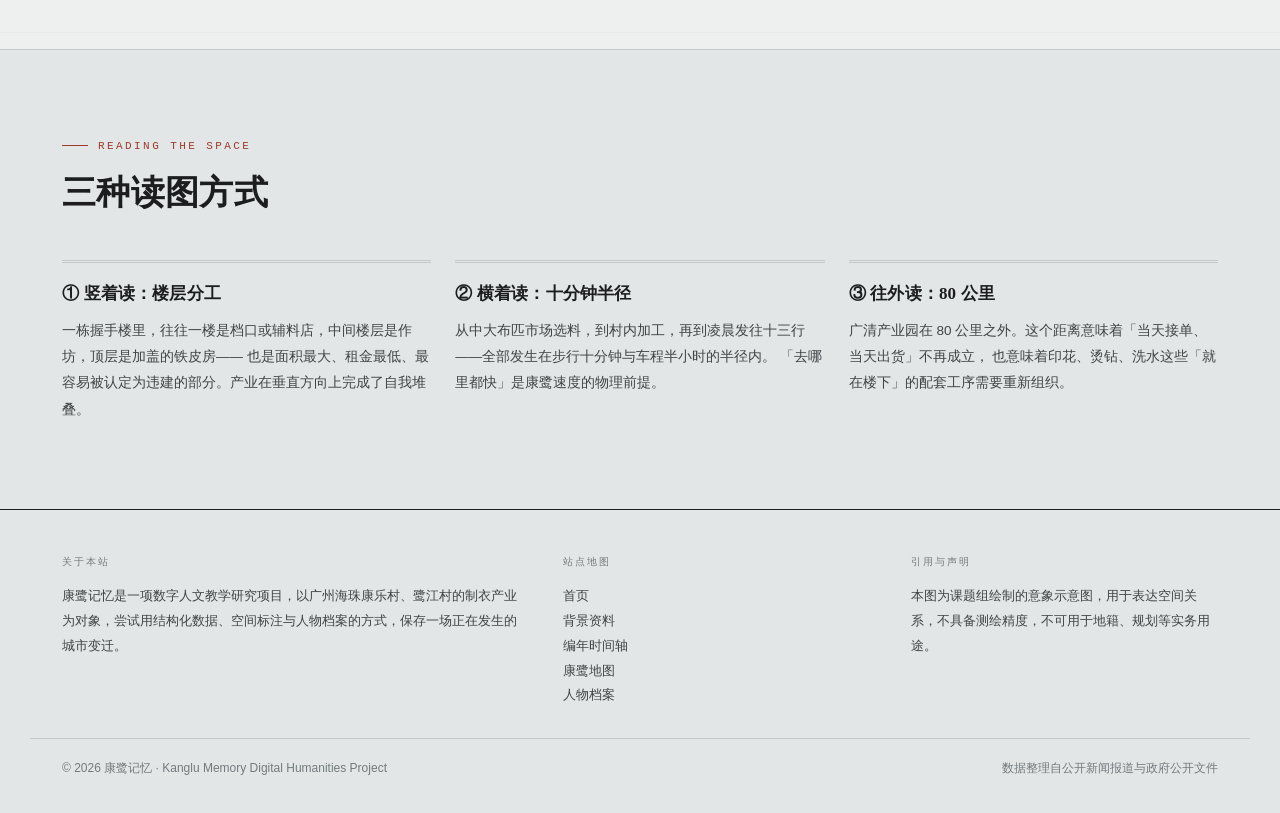
<file: map.html>
<!DOCTYPE html>
<html lang="zh-CN">
<head>
<meta charset="UTF-8">
<meta name="viewport" content="width=device-width, initial-scale=1">
<title>康鹭地图 · 康鹭记忆</title>
<meta name="description" content="广州康鹭片区意象地图：产业空间、生活服务、治理节点、交通连接与区域外联五个图层，点击节点查看田野记录。">
<link rel="stylesheet" href="assets/css/style.css">
</head>
<body data-page="map">

<header class="site-head">
  <div class="head-inner">
    <a class="brand" href="index.html">
      <span class="brand-mark"><span>康</span></span>
      <span class="brand-txt"><b>康鹭记忆</b><i>KANGLU MEMORY</i></span>
    </a>
    <button class="nav-toggle" aria-label="菜单"><i></i></button>
    <nav class="nav">
      <a href="index.html" data-nav="home">首页</a>
      <a href="background.html" data-nav="background">背景资料</a>
      <a href="timeline.html" data-nav="timeline">编年时间轴</a>
      <a href="map.html" data-nav="map">康鹭地图</a>
      <a href="people.html" data-nav="people">人物档案</a>
    </nav>
  </div>
</header>

<section class="page-banner">
  <div class="wrap">
    <p class="crumb"><a href="index.html">首页</a> / 康鹭地图</p>
    <h1>康鹭地图</h1>
    <p class="lead">
      这是一张<b>关系地图</b>，而不是测绘图。它不追求坐标准确，而是试图把供应、用工、出货、治理
      这四张网络如何折叠在同一平方公里之内画出来。点击任一节点，查看该处空间的田野记录。
    </p>
  </div>
</section>

<section class="tight">
  <div class="wrap">
    <div class="map-layout">
      <!-- 地图 -->
      <div>
        <div class="map-tools">
          <div id="mapFilters" style="display:flex;flex-wrap:wrap;gap:8px"></div>
          <span class="map-note">RELATIONAL MAP · NOT TO SCALE</span>
        </div>

        <div class="map-stage">
          <svg id="kangluMap" viewBox="0 0 1000 680" role="img" aria-label="康鹭片区意象地图"></svg>
        </div>

        <div class="legend">
          <span><i style="background:#9c3b2a"></i>产业空间</span>
          <span><i style="background:#4a6152"></i>生活服务</span>
          <span><i style="background:#2f4459"></i>治理节点</span>
          <span><i style="background:#7a6a45"></i>交通连接</span>
          <span><i style="background:#5f4a58"></i>区域外联</span>
          <span style="margin-left:auto;font-family:var(--mono);font-size:10.5px;letter-spacing:.1em">
            共 <span id="poiCount">—</span> 处标注 · <span id="layerCount">—</span> 个图层
          </span>
        </div>
      </div>

      <!-- 详情面板 -->
      <aside>
        <div class="map-panel">
          <div id="panelBody"></div>
        </div>

        <div class="card" style="margin-top:20px">
          <h4 style="font-size:15px">空间关系速览</h4>
          <div id="relList" style="display:flex;flex-direction:column;gap:14px;margin-top:12px"></div>
        </div>

        <div class="card" style="margin-top:20px">
          <h4 style="font-size:15px">节点索引</h4>
          <div id="poiList" style="display:flex;flex-wrap:wrap;gap:8px;margin-top:12px"></div>
        </div>
      </aside>
    </div>
  </div>
</section>

<!-- 空间读法 -->
<section style="background:var(--paper-2);border-top:1px solid var(--line)">
  <div class="wrap">
    <div class="sec-head reveal">
      <p class="eyebrow">Reading the Space</p>
      <h2 class="h-sec">三种读图方式</h2>
    </div>
    <div class="three-col">
      <div class="card reveal">
        <h4>① 竖着读：楼层分工</h4>
        <p>一栋握手楼里，往往一楼是档口或辅料店，中间楼层是作坊，顶层是加盖的铁皮房——
           也是面积最大、租金最低、最容易被认定为违建的部分。产业在垂直方向上完成了自我堆叠。</p>
      </div>
      <div class="card reveal">
        <h4>② 横着读：十分钟半径</h4>
        <p>从中大布匹市场选料，到村内加工，再到凌晨发往十三行——全部发生在步行十分钟与车程半小时的半径内。
           「去哪里都快」是康鹭速度的物理前提。</p>
      </div>
      <div class="card reveal">
        <h4>③ 往外读：80 公里</h4>
        <p>广清产业园在 80 公里之外。这个距离意味着「当天接单、当天出货」不再成立，
           也意味着印花、烫钻、洗水这些「就在楼下」的配套工序需要重新组织。</p>
      </div>
    </div>
  </div>
</section>

<footer class="site-foot">
  <div class="wrap foot-grid">
    <div>
      <h5>关于本站</h5>
      <p>康鹭记忆是一项数字人文教学研究项目，以广州海珠康乐村、鹭江村的制衣产业为对象，尝试用结构化数据、空间标注与人物档案的方式，保存一场正在发生的城市变迁。</p>
    </div>
    <div>
      <h5>站点地图</h5>
      <ul>
        <li><a href="index.html">首页</a></li>
        <li><a href="background.html">背景资料</a></li>
        <li><a href="timeline.html">编年时间轴</a></li>
        <li><a href="map.html">康鹭地图</a></li>
        <li><a href="people.html">人物档案</a></li>
      </ul>
    </div>
    <div>
      <h5>引用与声明</h5>
      <p>本图为课题组绘制的意象示意图，用于表达空间关系，不具备测绘精度，不可用于地籍、规划等实务用途。</p>
    </div>
  </div>
  <div class="foot-bot">
    <span>© 2026 康鹭记忆 · Kanglu Memory Digital Humanities Project</span>
    <span>数据整理自公开新闻报道与政府公开文件</span>
  </div>
</footer>

<script src="assets/js/data.js"></script>
<script src="assets/js/main.js"></script>
<script src="assets/js/map.js"></script>
<script>initReveal();</script>
</body>
</html>
</file>
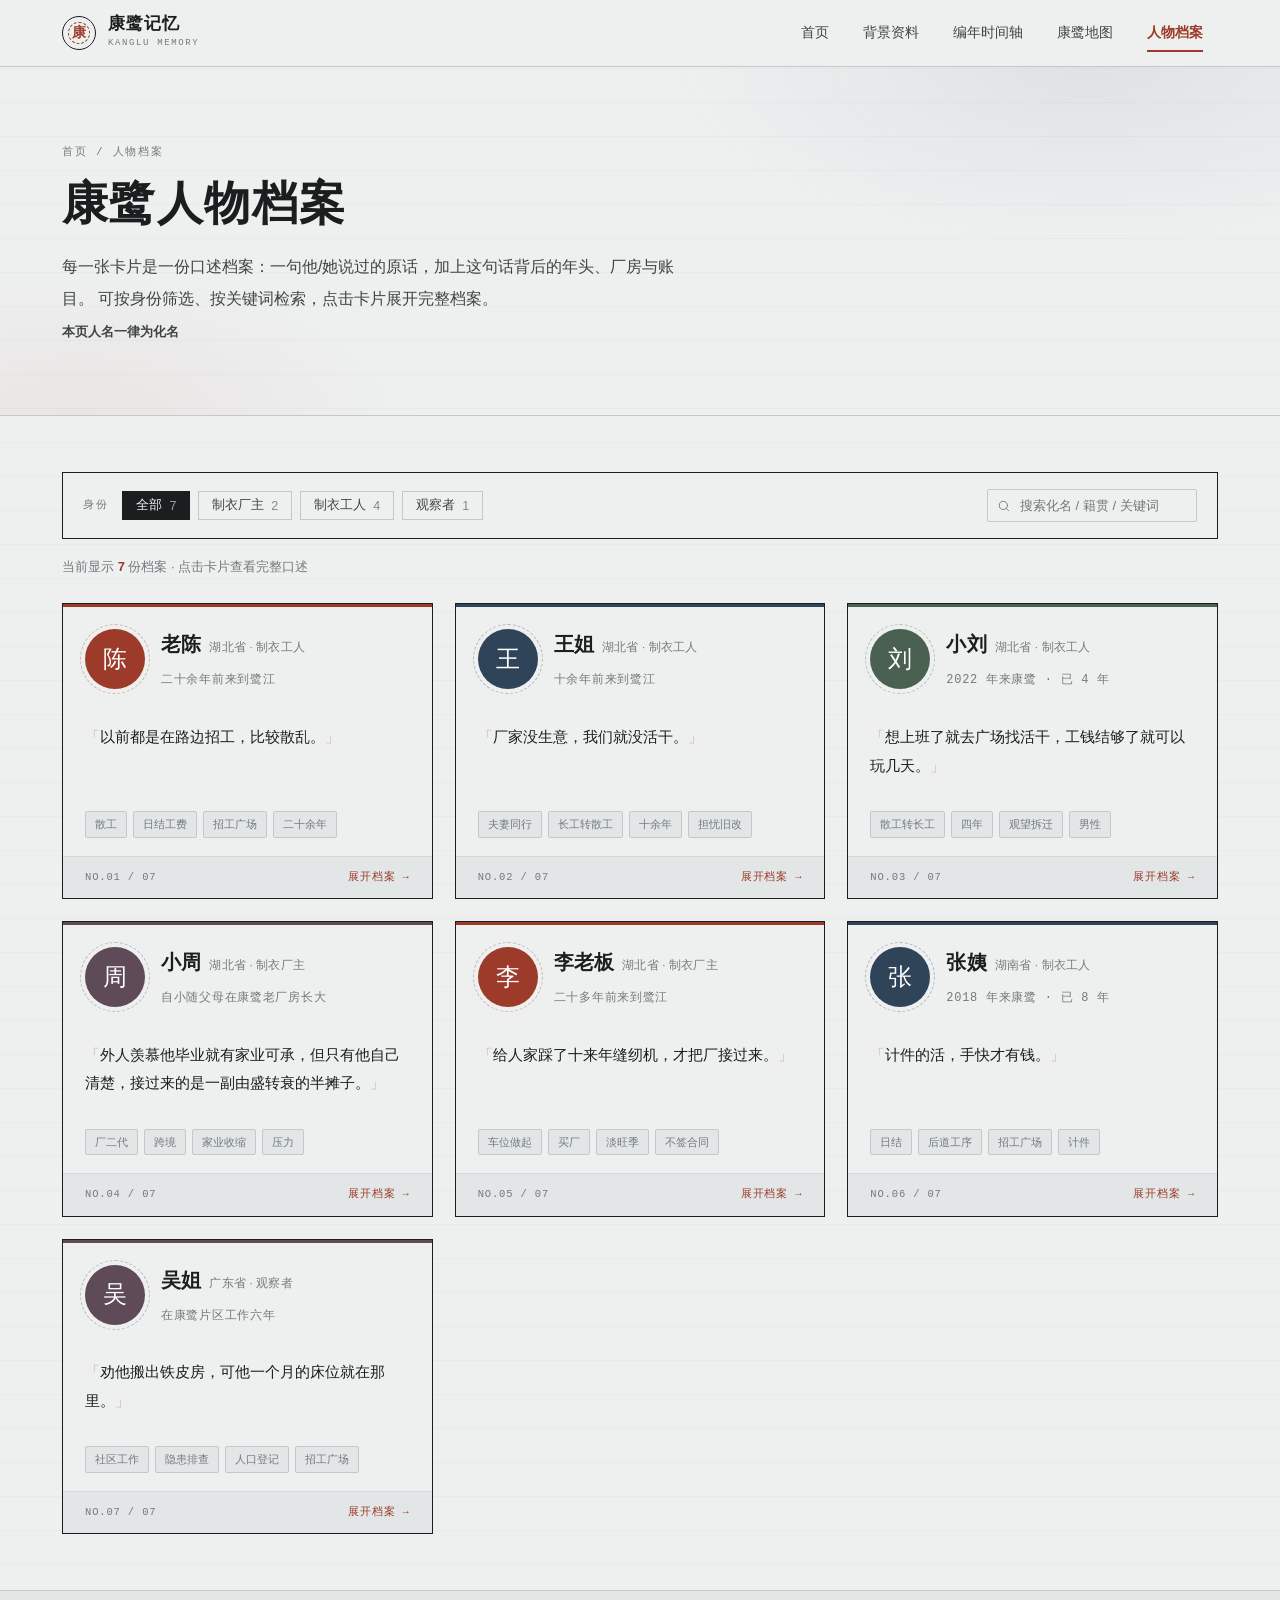
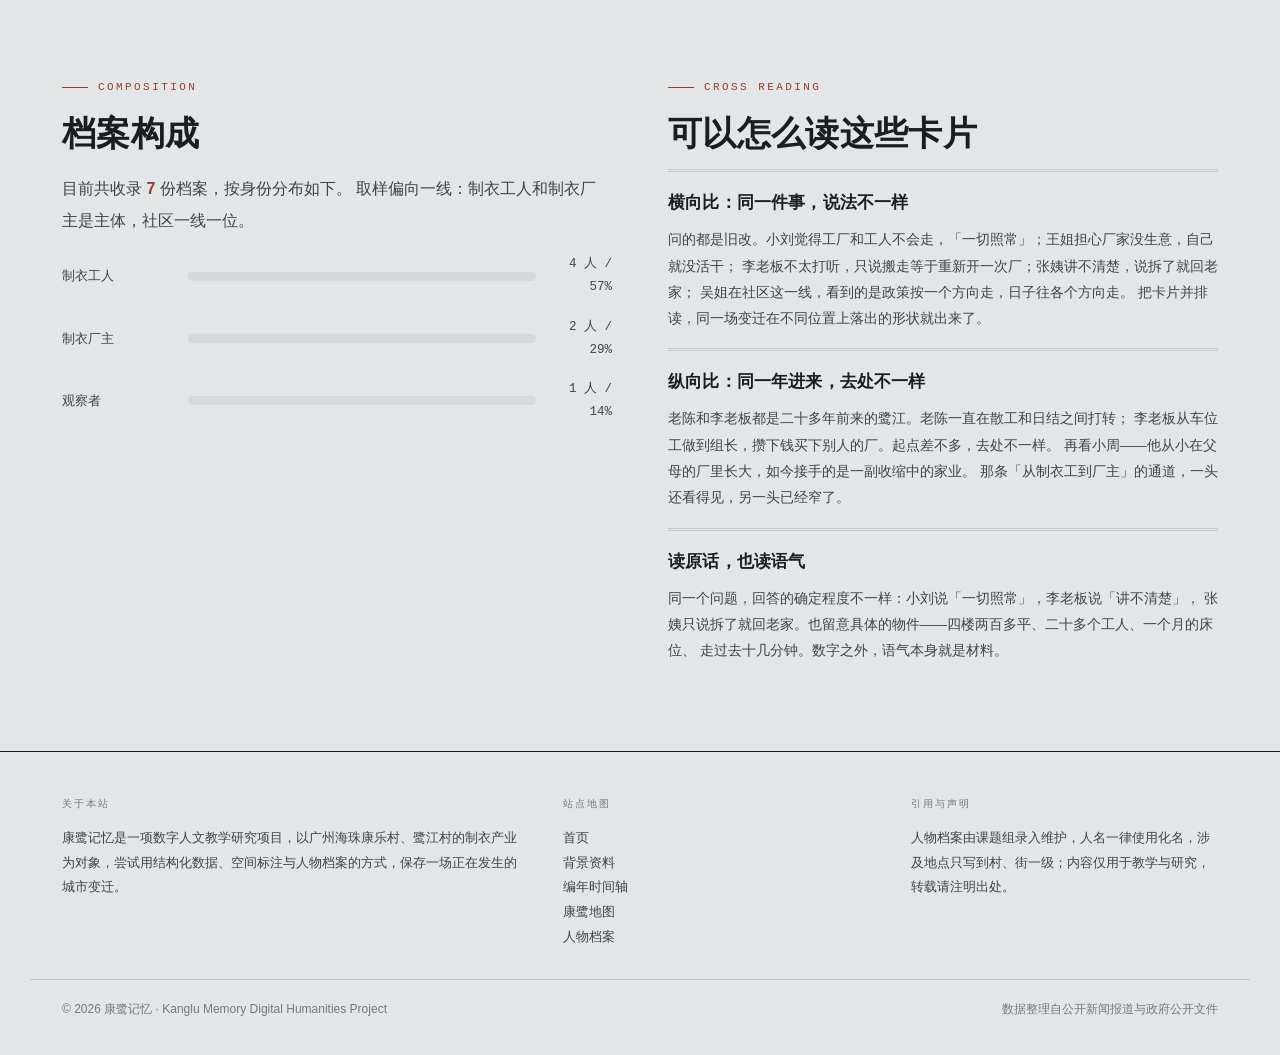
<file: people.html>
<!DOCTYPE html>
<html lang="zh-CN" data-page-node-id="b6Pze08zWXe7t8OSCSBVw3">
<head data-page-node-id="Gsn4dc3wf41qqhvGvSfYtM">
<meta charset="UTF-8" data-page-node-id="HaPvm0cM76etEamTeTYAlo">
<meta name="viewport" content="width=device-width, initial-scale=1" data-page-node-id="jtHDpgLniC0iM4Q9xTMivH">
<title>人物档案 · 康鹭记忆</title>
<meta name="description" content="广州康鹭制衣村人物口述档案：制衣厂主、制衣工人与社区一线工作者，可按身份筛选与检索。" data-page-node-id="bORZviy93XkuYRKwMUo0if">
<link rel="stylesheet" href="assets/css/style.css" data-page-node-id="swEOAlDC5kvWHbBrPRP2lc">
</head>
<body data-page="people" data-page-node-id="MQDYA7uAuXhVsygisGnN5T">

<header class="site-head" data-page-node-id="by5VwTF4SCKcIPoxqI0jZX">
  <div class="head-inner" data-page-node-id="x4D2DGQhMLtlsZK7XHAFPV">
    <a class="brand" href="index.html" data-page-node-id="fTj6C6WDNyOXHjEiDeF5C6">
      <span class="brand-mark" data-page-node-id="cLEZeqYoNWYp2cxoszBnq1"><span data-page-node-id="EUVAsd7CIywrqtM53KC67f">康</span></span>
      <span class="brand-txt" data-page-node-id="wHAChCMYy1jQXhJoYeuC6q"><b data-page-node-id="ZpiuEbQr3RBWA2kSx1Csmr">康鹭记忆</b><i data-page-node-id="92pLBsat5nGQg5LfEOMbKg">KANGLU MEMORY</i></span>
    </a>
    <button class="nav-toggle" aria-label="菜单" data-page-node-id="joWY22dWEuGYMqnRr7QRlC"><i data-page-node-id="FLkDUHGHJl8w9M6okOOvdF"></i></button>
    <nav class="nav" data-page-node-id="11EAOe1NyteTAWWsQoYBt4">
      <a href="index.html" data-nav="home" data-page-node-id="cPpqdPGcHrBreBUDWx8vUH">首页</a>
      <a href="background.html" data-nav="background" data-page-node-id="Z9loAPU5VBG05PDIdYrDQC">背景资料</a>
      <a href="timeline.html" data-nav="timeline">编年时间轴</a>
      <a href="map.html" data-nav="map" data-page-node-id="ADluBZvSDMQH1vI32IbkfU">康鹭地图</a>
      <a href="people.html" data-nav="people" data-page-node-id="w5vNHZQ73uvAhW8wbTes2Q">人物档案</a>
    </nav>
  </div>
</header>

<section class="page-banner" data-page-node-id="7H3MYhOVD5dRjVCja4btCB">
  <div class="wrap" data-page-node-id="p8khjfmd7OzfFDGoDP3yUd">
    <p class="crumb" data-page-node-id="1NwATfwzFvh3d230lDTAvS"><a href="index.html" data-page-node-id="qhmSXehscgF2MyqAYN1IGx">首页</a> / 人物档案</p>
    <h1 data-page-node-id="2aW3zWLaGQnWgjajVzuzSf">康鹭人物档案</h1>
    <p class="lead" data-page-node-id="jDbqJ0uaVbM8wyXgUbnLOq">
      每一张卡片是一份口述档案：一句他/她说过的原话，加上这句话背后的年头、厂房与账目。
      可按身份筛选、按关键词检索，点击卡片展开完整档案。
      <br data-page-node-id="fUM3XNFBZi91Kg9AMBFePI"><b class="small" data-page-node-id="2TRhAhIVrF46zWmjNHOZZ4">本页人名一律为化名</b>
    </p>
  </div>
</section>

<section class="tight" data-page-node-id="KKHM1B8mT6eXYgAOPoqyCh">
  <div class="wrap" data-page-node-id="PTgOhNOdBGnC2IvFhfpuXN">

    <div class="filter-bar" data-page-node-id="yE4zaBAhBENegv6kZ487sr">
      <span class="fl" data-page-node-id="5Wnl4lzgEF76jZlvVTHlvw">身份</span>
      <div id="pFilters" style="display:flex;flex-wrap:wrap;gap:8px" data-page-node-id="m2VqnqABpeLTZwQDKDcJCB"></div>
      <div class="search-box" data-page-node-id="FpZ5lMfGxAvbDrRPC1XNwC">
        <svg viewBox="0 0 24 24" stroke-linecap="round" data-page-node-id="4vLdHQVcguD1qnc50ha5C4"><circle cx="11" cy="11" r="7" data-page-node-id="xw8x8ZvtHYG0eO631IVABc"/><path d="M20 20l-3.5-3.5" data-page-node-id="tvTGBE8uMWyN1Hc5DWzMfF"/></svg>
        <input id="pSearch" type="search" placeholder="搜索化名 / 籍贯 / 关键词" data-page-node-id="gQS81JJJzpSsBYFXM66A1G">
      </div>
    </div>

    <p class="small muted" style="margin:-12px 0 24px" data-page-node-id="HWhQbzFjfu16gGwHKireGA">
      当前显示 <b id="pCount" style="color:var(--red)" data-page-node-id="ZhgSUQqPfRDrkkri9gANfr">0</b> 份档案 · 点击卡片查看完整口述
    </p>

    <div class="people-grid" id="peopleGrid" data-page-node-id="d8gSI1iUqBFcxfRklTG404"></div>
  </div>
</section>

<section style="background:var(--paper-2);border-top:1px solid var(--line)" data-page-node-id="oCUFTjYSWJ2nACwDEmWBPD">
  <div class="wrap" data-page-node-id="pnW0E0FFFGDHvA4gmpk1FG">
    <div class="two-col" data-page-node-id="cS4DR38EyDMCa9UijXs5wi">
      <div class="reveal" data-page-node-id="ngBHM51RPLmUlAEdHbRTpl">
        <p class="eyebrow" data-page-node-id="LOKQv3N6DAZvQaHTwH0Di0">Composition</p>
        <h2 class="h-sec" data-page-node-id="igyn0aKjs0wXpaLDE9rqcB">档案构成</h2>
        <p class="lead" data-page-node-id="NP5WvUlnD7z6aUxTFfqbiw">
          目前共收录 <b id="pTotal" style="color:var(--red)" data-page-node-id="YF3TCMOSRIBE18Gwqu9uyk">0</b> 份档案，按身份分布如下。
          取样偏向一线：制衣工人和制衣厂主是主体，社区一线一位。
        </p>
        <div class="bars" id="pDist" data-page-node-id="mXfS2mSJorVbw8gp8WHKzo"></div>
      </div>
      <div class="reveal" data-page-node-id="zKBJZ7zAaqaagISGVU9LTc">
        <p class="eyebrow" data-page-node-id="fhlylmvCpEcZgQlVSfcRO3">Cross Reading</p>
        <h2 class="h-sec" data-page-node-id="BdzGE91JgVrIo0Fi2Se3tT">可以怎么读这些卡片</h2>
        <div class="card" style="margin-bottom:16px" data-page-node-id="C3bWCLARxnDI5QxQ9Qi0xZ">
          <h4 data-page-node-id="Zjp3M77cVUD5KARMvTYCtG">横向比：同一件事，说法不一样</h4>
          <p data-page-node-id="zxAZKyFBJ4FfVbsiB17tix">问的都是旧改。小刘觉得工厂和工人不会走，「一切照常」；王姐担心厂家没生意，自己就没活干；
             李老板不太打听，只说搬走等于重新开一次厂；张姨讲不清楚，说拆了就回老家；
             吴姐在社区这一线，看到的是政策按一个方向走，日子往各个方向走。
             把卡片并排读，同一场变迁在不同位置上落出的形状就出来了。</p>
        </div>
        <div class="card" style="margin-bottom:16px" data-page-node-id="41JmzWZobNZ59C1fHdAEVQ">
          <h4 data-page-node-id="FxqQ280LmbSHcCK0efCAzF">纵向比：同一年进来，去处不一样</h4>
          <p data-page-node-id="U5gRkd3eG8va7YPHgVrSvt">老陈和李老板都是二十多年前来的鹭江。老陈一直在散工和日结之间打转；
             李老板从车位工做到组长，攒下钱买下别人的厂。起点差不多，去处不一样。
             再看小周——他从小在父母的厂里长大，如今接手的是一副收缩中的家业。
             那条「从制衣工到厂主」的通道，一头还看得见，另一头已经窄了。</p>
        </div>
        <div class="card" data-page-node-id="TUIWILVu93jER4hzkXcJHQ">
          <h4 data-page-node-id="I9vjX0Ha5RzHokzvnEKz5E">读原话，也读语气</h4>
          <p data-page-node-id="zsP8V4lxA9wuP4GTV0rSA2">同一个问题，回答的确定程度不一样：小刘说「一切照常」，李老板说「讲不清楚」，
             张姨只说拆了就回老家。也留意具体的物件——四楼两百多平、二十多个工人、一个月的床位、
             走过去十几分钟。数字之外，语气本身就是材料。</p>
        </div>
      </div>
    </div>
  </div>
</section>

<!-- 弹窗 -->
<div class="modal" id="pModal" data-page-node-id="bG03trOG6XPveMEC6xwbdO">
  <div class="modal-bd" data-page-node-id="qnPZf2BlubnuEnUFFVLbUU"></div>
  <div class="modal-box" data-page-node-id="lm5JyLZ6n0aODpf7YTZlO4">
    <div class="modal-hd" data-page-node-id="pjogKipHGDlaJnCqxLRm4J"></div>
    <div class="modal-ct" data-page-node-id="MaqVqINvfxjbLEOLXAHa2Z"></div>
  </div>
</div>

<footer class="site-foot" data-page-node-id="W8GzzFU0M2UCPCDSMnrZGT">
  <div class="wrap foot-grid" data-page-node-id="DEvmARICdUszDwXKemebwW">
    <div data-page-node-id="xDuqXagzT2v5QmWbckBiGS">
      <h5 data-page-node-id="WFVZHgLE7kWCtNYsU19rAX">关于本站</h5>
      <p data-page-node-id="VYt3936miLtnlUjdnnkb3f">康鹭记忆是一项数字人文教学研究项目，以广州海珠康乐村、鹭江村的制衣产业为对象，尝试用结构化数据、空间标注与人物档案的方式，保存一场正在发生的城市变迁。</p>
    </div>
    <div data-page-node-id="b28vGsfFz8x304Ql0Yptf8">
      <h5 data-page-node-id="iQ660hu9nihYhFfiCvyfVO">站点地图</h5>
      <ul data-page-node-id="7IDgMXbJ9cVlj32IGGcDNR">
        <li data-page-node-id="p1WzsoufDm8F8zFkBX2Z7P"><a href="index.html" data-page-node-id="7KelXuasjfeWqN4DfSnKMN">首页</a></li>
        <li data-page-node-id="AacykMjYGidBxrJUXmqKuh"><a href="background.html" data-page-node-id="cxOEe3df8PQZ4a0KtBGNoV">背景资料</a></li>
        <li><a href="timeline.html">编年时间轴</a></li>
        <li data-page-node-id="HtaTQGXiS9AEy0bQp1YkCk"><a href="map.html" data-page-node-id="fOWuLWT0kpAT8DxHLucND2">康鹭地图</a></li>
        <li data-page-node-id="xTpbMt36s8d69ONQyj8GhE"><a href="people.html" data-page-node-id="wx4bQGA49RxE5mltWLLVA8">人物档案</a></li>
      </ul>
    </div>
    <div data-page-node-id="RATEMfuahLgrRUnHyt28Y4">
      <h5 data-page-node-id="3FuNI8MHYEkkzdCdOMup8t">引用与声明</h5>
      <p data-page-node-id="FUEvXpCafARXen0zbD3ggV">人物档案由课题组录入维护，人名一律使用化名，涉及地点只写到村、街一级；内容仅用于教学与研究，转载请注明出处。</p>
    </div>
  </div>
  <div class="foot-bot" data-page-node-id="yQMQ0v3SmvrRGtpx5yFYT3">
    <span data-page-node-id="zQmeUcFDIHXq3u0FkurQxc">© 2026 康鹭记忆 · Kanglu Memory Digital Humanities Project</span>
    <span data-page-node-id="m5zBLxNbNF8rkaWJocQTPa">数据整理自公开新闻报道与政府公开文件</span>
  </div>
</footer>

<script src="assets/js/data.js"></script>
<script src="assets/js/people-data.js"></script>
<script src="assets/js/main.js"></script>
<script src="assets/js/people.js"></script>
<script>
  const t = document.getElementById('pTotal');
  if (t) t.textContent = PEOPLE.length;
</script>
</body>
</html>
</file>
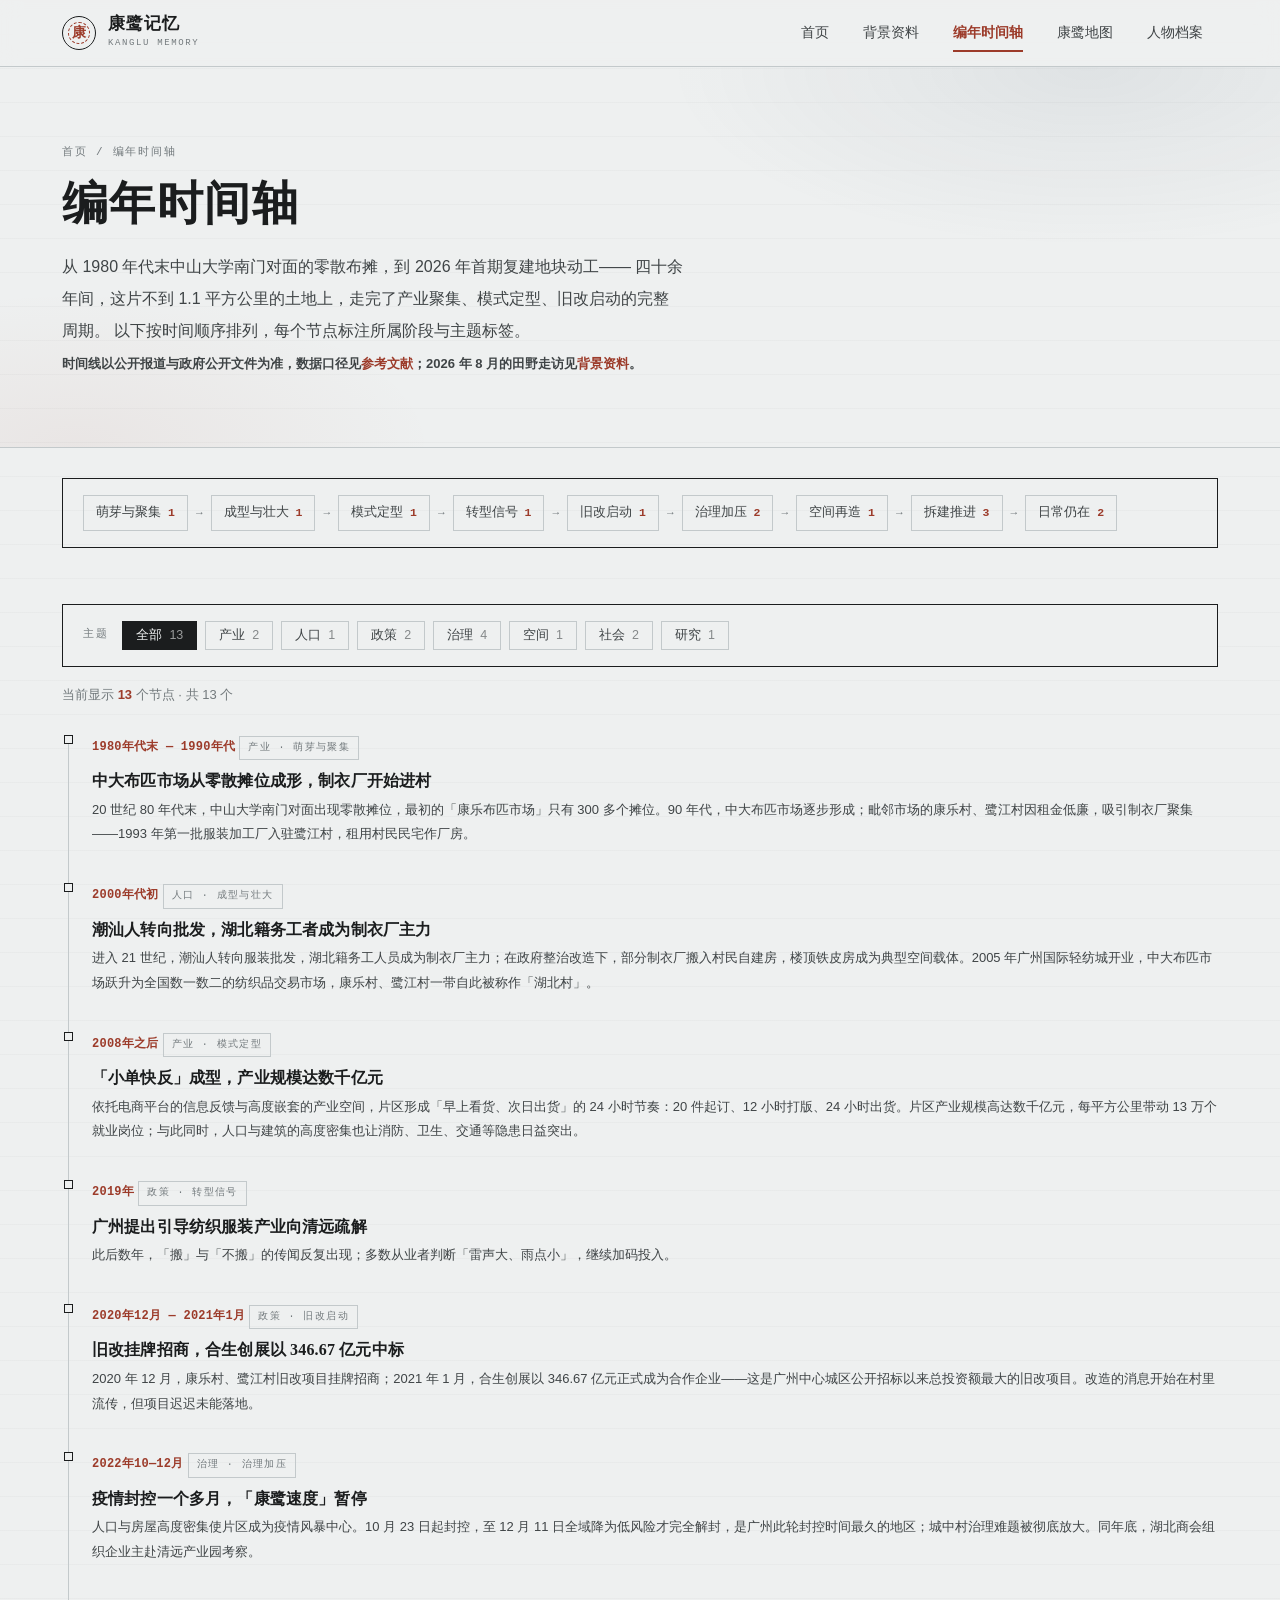
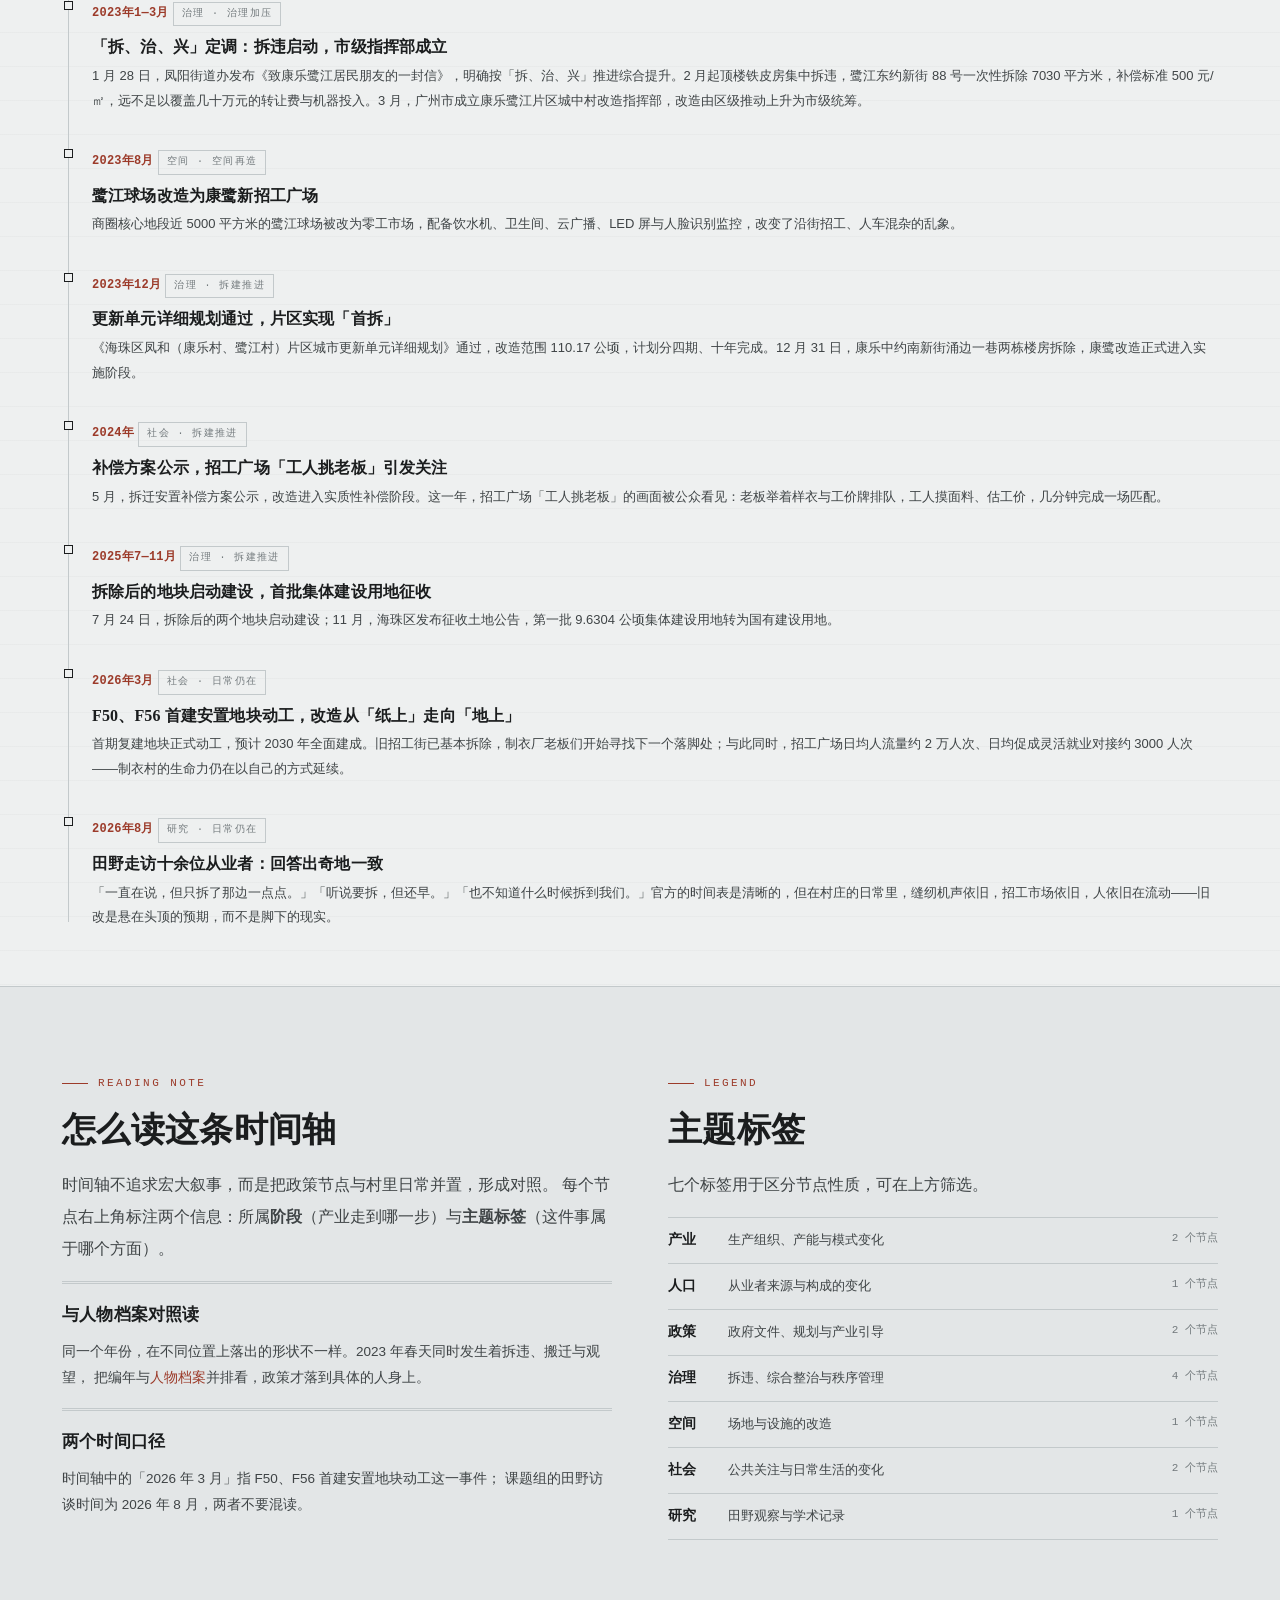
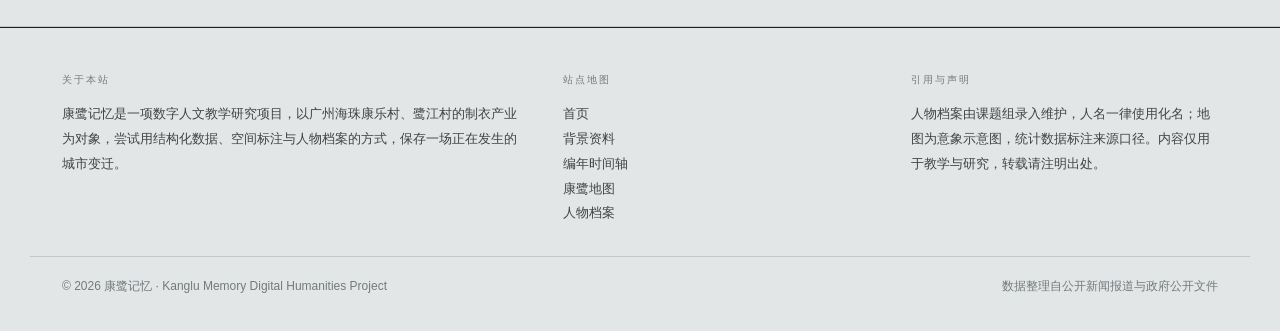
<file: timeline.html>
<!DOCTYPE html>
<html lang="zh-CN">
<head>
<meta charset="UTF-8">
<meta name="viewport" content="width=device-width, initial-scale=1">
<title>编年时间轴 · 康鹭记忆</title>
<meta name="description" content="广州康鹭制衣村编年时间轴：从 1980 年代末的零散布摊到 2026 年首期复建地块动工，共 13 个节点，标注所属阶段与主题标签。">
<link rel="stylesheet" href="assets/css/style.css">
</head>
<body data-page="timeline">

<header class="site-head">
  <div class="head-inner">
    <a class="brand" href="index.html">
      <span class="brand-mark"><span>康</span></span>
      <span class="brand-txt"><b>康鹭记忆</b><i>KANGLU MEMORY</i></span>
    </a>
    <button class="nav-toggle" aria-label="菜单"><i></i></button>
    <nav class="nav">
      <a href="index.html" data-nav="home">首页</a>
      <a href="background.html" data-nav="background">背景资料</a>
      <a href="timeline.html" data-nav="timeline">编年时间轴</a>
      <a href="map.html" data-nav="map">康鹭地图</a>
      <a href="people.html" data-nav="people">人物档案</a>
    </nav>
  </div>
</header>

<section class="page-banner">
  <div class="wrap">
    <p class="crumb"><a href="index.html">首页</a> / 编年时间轴</p>
    <h1>编年时间轴</h1>
    <p class="lead">
      从 1980 年代末中山大学南门对面的零散布摊，到 2026 年首期复建地块动工——
      四十余年间，这片不到 1.1 平方公里的土地上，走完了产业聚集、模式定型、旧改启动的完整周期。
      以下按时间顺序排列，每个节点标注所属阶段与主题标签。
      <br><b class="small">时间线以公开报道与政府公开文件为准，数据口径见<a href="background.html#refs" style="color:var(--red)">参考文献</a>；2026 年 8 月的田野走访见<a href="background.html#field" style="color:var(--red)">背景资料</a>。</b>
    </p>
  </div>
</section>

<div class="wrap" style="margin-top:30px">
  <div class="phase-strip reveal" id="phaseStrip"></div>
</div>

<section class="tight">
  <div class="wrap">
    <div class="filter-bar">
      <span class="fl">主题</span>
      <div id="tlFilters" style="display:flex;flex-wrap:wrap;gap:8px"></div>
    </div>

    <p class="small muted" style="margin:-12px 0 24px">
      当前显示 <b id="tlShown" style="color:var(--red)">0</b> 个节点 · 共 <span id="tlCount">—</span> 个
    </p>

    <ul class="tl" id="tlFull"></ul>
  </div>
</section>

<!-- ===== 怎么读 ===== -->
<section style="background:var(--paper-2);border-top:1px solid var(--line);border-bottom:1px solid var(--line)">
  <div class="wrap">
    <div class="two-col">
      <div class="reveal">
        <p class="eyebrow">Reading Note</p>
        <h2 class="h-sec">怎么读这条时间轴</h2>
        <p class="lead">
          时间轴不追求宏大叙事，而是把政策节点与村里日常并置，形成对照。
          每个节点右上角标注两个信息：所属<strong>阶段</strong>（产业走到哪一步）与<strong>主题标签</strong>（这件事属于哪个方面）。
        </p>
        <div class="card" style="margin-bottom:16px">
          <h4>与人物档案对照读</h4>
          <p>同一个年份，在不同位置上落出的形状不一样。2023 年春天同时发生着拆违、搬迁与观望，
             把编年与<a href="people.html" style="color:var(--red)">人物档案</a>并排看，政策才落到具体的人身上。</p>
        </div>
        <div class="card">
          <h4>两个时间口径</h4>
          <p>时间轴中的「2026 年 3 月」指 F50、F56 首建安置地块动工这一事件；
             课题组的田野访谈时间为 2026 年 8 月，两者不要混读。</p>
        </div>
      </div>
      <div class="reveal">
        <p class="eyebrow">Legend</p>
        <h2 class="h-sec">主题标签</h2>
        <p class="lead">七个标签用于区分节点性质，可在上方筛选。</p>
        <div class="refs" style="list-style:none">
          <ul style="list-style:none;padding:0;margin:0" id="tagLegend"></ul>
        </div>
      </div>
    </div>
  </div>
</section>

<footer class="site-foot">
  <div class="wrap foot-grid">
    <div>
      <h5>关于本站</h5>
      <p>康鹭记忆是一项数字人文教学研究项目，以广州海珠康乐村、鹭江村的制衣产业为对象，尝试用结构化数据、空间标注与人物档案的方式，保存一场正在发生的城市变迁。</p>
    </div>
    <div>
      <h5>站点地图</h5>
      <ul>
        <li><a href="index.html">首页</a></li>
        <li><a href="background.html">背景资料</a></li>
        <li><a href="timeline.html">编年时间轴</a></li>
        <li><a href="map.html">康鹭地图</a></li>
        <li><a href="people.html">人物档案</a></li>
      </ul>
    </div>
    <div>
      <h5>引用与声明</h5>
      <p>人物档案由课题组录入维护，人名一律使用化名；地图为意象示意图，统计数据标注来源口径。内容仅用于教学与研究，转载请注明出处。</p>
    </div>
  </div>
  <div class="foot-bot">
    <span>© 2026 康鹭记忆 · Kanglu Memory Digital Humanities Project</span>
    <span>数据整理自公开新闻报道与政府公开文件</span>
  </div>
</footer>

<script src="assets/js/data.js"></script>
<script src="assets/js/main.js"></script>
<script>
  /* 阶段脉络条：按数据顺序取阶段，附节点数 */
  const PHASE_ORDER = [...new Set(TIMELINE.map(t => t.phase))];
  document.getElementById('phaseStrip').innerHTML = PHASE_ORDER.map((ph, i) => {
    const n = TIMELINE.filter(t => t.phase === ph).length;
    const arrow = i < PHASE_ORDER.length - 1 ? '<span class="ar">→</span>' : '';
    return `<span class="ph">${ph} <b>${n}</b></span>${arrow}`;
  }).join('');

  /* 主题标签图例（同时用于筛选按钮） */
  const TAG_DESC = {
    '产业': '生产组织、产能与模式变化',
    '人口': '从业者来源与构成的变化',
    '政策': '政府文件、规划与产业引导',
    '治理': '拆违、综合整治与秩序管理',
    '空间': '场地与设施的改造',
    '社会': '公共关注与日常生活的变化',
    '研究': '田野观察与学术记录'
  };
  const TAGS = [...new Set(TIMELINE.map(t => t.tag))];
  document.getElementById('tagLegend').innerHTML = TAGS.map(t => {
    const n = TIMELINE.filter(x => x.tag === t).length;
    return `<li style="display:block;padding:10px 0;border-bottom:1px solid var(--line)">
      <b style="display:inline-block;min-width:56px">${t}</b>
      <span style="font-size:13px;color:var(--ink-2)">${TAG_DESC[t] || ''}</span>
      <span style="float:right;font-family:var(--mono);font-size:11px;color:var(--ink-3)">${n} 个节点</span></li>`;
  }).join('');

  /* 渲染全量编年 */
  renderTimeline('#tlFull');
  document.getElementById('tlCount').textContent = TIMELINE.length;

  /* 主题筛选 */
  let curTag = '全部';
  const bar = document.getElementById('tlFilters');
  const counts = {};
  TIMELINE.forEach(t => { counts[t.tag] = (counts[t.tag] || 0) + 1; });
  bar.innerHTML = ['全部'].concat(TAGS).map(t => {
    const n = t === '全部' ? TIMELINE.length : counts[t];
    return `<button class="chip ${t === curTag ? 'on' : ''}" data-tag="${t}">${t} <span style="opacity:.6">${n}</span></button>`;
  }).join('');

  function applyTag(){
    const items = $$('#tlFull .tl-item');
    let shown = 0;
    items.forEach(el => {
      const ok = curTag === '全部' || el.dataset.tag === curTag;
      el.style.display = ok ? '' : 'none';
      if (ok) shown++;
    });
    document.getElementById('tlShown').textContent = shown;
    initReveal();
  }

  bar.addEventListener('click', e => {
    const b = e.target.closest('[data-tag]');
    if (!b) return;
    curTag = b.dataset.tag;
    $$('.chip', bar).forEach(x => x.classList.toggle('on', x === b));
    applyTag();
  });

  applyTag();
</script>
</body>
</html>
</file>
<file: assets/css/style.css>
/* ============================================================
   康鹭记忆 · 样式表
   主题：浅色纸感 / 织物质感 / 数字人文档案美学
   ============================================================ */

:root{
  /* 纸与墨 —— 2026-09-17 改为中性冷灰档案调（叁 · 档案文献） */
  --paper:      #eef0f0;
  --paper-2:    #e3e6e7;
  --paper-3:    #d5d9db;
  --ink:        #1b1d1e;
  --ink-2:      #3f4446;
  --ink-3:      #737a7d;
  --line:       #c3c9cb;
  --line-soft:  #d4d9db;

  /* 主色 */
  --red:        #9c3b2a;   /* 朱 */
  --red-soft:   #b96a5b;
  --indigo:     #2f4459;   /* 黛 */
  --indigo-soft:#4f6c82;
  --ochre:      #7a6a45;   /* 赭 */
  --green:      #4a6152;
  --plum:       #5f4a58;

  --shadow-sm: 0 1px 2px rgba(27,29,30,.05), 0 2px 8px rgba(27,29,30,.04);
  --shadow-md: 0 1px 0 rgba(27,29,30,.06), 0 6px 16px rgba(27,29,30,.07);
  --shadow-lg: 0 8px 24px rgba(27,29,30,.10), 0 32px 64px rgba(27,29,30,.14);

  --serif: "Source Han Serif SC","Noto Serif SC","Songti SC","STSong","SimSun",Georgia,serif;
  --sans:  "Source Han Sans SC","Noto Sans SC","PingFang SC","Microsoft YaHei",-apple-system,"Segoe UI",sans-serif;
  --mono:  "JetBrains Mono","SFMono-Regular",Consolas,"Courier New",monospace;

  --maxw: 1220px;
  --radius: 4px;
}

*,*::before,*::after{ box-sizing:border-box; }
html{ scroll-behavior:smooth; }
body{
  margin:0;
  background:var(--paper);
  color:var(--ink);
  font-family:var(--sans);
  font-size:15px;
  line-height:1.85;
  -webkit-font-smoothing:antialiased;
  /* 横格纸纹：极淡的横线 */
  background-image:linear-gradient(rgba(27,29,30,.022) 1px, transparent 1px);
  background-size:100% 34px;
}
img{ max-width:100%; display:block; }
a{ color:inherit; text-decoration:none; }
button{ font-family:inherit; cursor:pointer; }

::selection{ background:var(--red); color:#fff; }

/* 滚动条 */
::-webkit-scrollbar{ width:10px; height:10px; }
::-webkit-scrollbar-track{ background:var(--paper-2); }
::-webkit-scrollbar-thumb{ background:#b9bcb4; border-radius:5px; border:2px solid var(--paper-2); }
::-webkit-scrollbar-thumb:hover{ background:#9fa39a; }

/* ---------- 通用排版 ---------- */
.wrap{ max-width:var(--maxw); margin:0 auto; padding:0 32px; }
.eyebrow{
  font-family:var(--mono); font-size:11px; letter-spacing:.22em; text-transform:uppercase;
  color:var(--red); display:flex; align-items:center; gap:10px; margin:0 0 14px;
}
.eyebrow::before{ content:""; width:26px; height:1px; background:var(--red); }
h1,h2,h3,h4{ font-family:var(--serif); font-weight:700; margin:0; line-height:1.35; letter-spacing:.01em; }
.h-sec{ font-size:34px; margin:0 0 12px; }
.h-sub{ font-size:19px; font-family:var(--serif); color:var(--ink-2); font-weight:400; }
.lead{ font-size:16px; color:var(--ink-2); line-height:2; max-width:70ch; }
.muted{ color:var(--ink-3); }
.small{ font-size:13px; }
.mono{ font-family:var(--mono); }
.divider{ height:1px; background:var(--line); border:0; margin:0; }

section{ padding:86px 0; }
section.tight{ padding:56px 0; }
.sec-head{ margin-bottom:44px; max-width:760px; }

/* ---------- 顶栏 ---------- */
.site-head{
  position:sticky; top:0; z-index:100;
  background:rgba(238,240,240,.88);
  backdrop-filter:saturate(160%) blur(10px);
  border-bottom:1px solid var(--line);
}
.head-inner{
  max-width:var(--maxw); margin:0 auto; padding:0 32px;
  height:66px; display:flex; align-items:center; gap:26px;
}
.brand{ display:flex; align-items:center; gap:12px; flex-shrink:0; }
.brand-mark{
  width:34px; height:34px; flex-shrink:0;
  border:1.5px solid var(--ink); border-radius:50%;
  display:grid; place-items:center; position:relative;
  background:var(--paper);
}
.brand-mark::before{
  content:""; position:absolute; inset:5px; border-radius:50%;
  border:1px dashed var(--red);
}
.brand-mark span{ font-family:var(--serif); font-size:14px; font-weight:700; color:var(--red); }
.brand-txt b{ display:block; font-family:var(--serif); font-size:17px; letter-spacing:.06em; line-height:1.2; }
.brand-txt i{ display:block; font-style:normal; font-family:var(--mono); font-size:9px; letter-spacing:.18em; color:var(--ink-3); }

.nav{ display:flex; gap:4px; margin-left:auto; }
.nav a{
  padding:8px 15px; font-size:14px; color:var(--ink-2); border-radius:3px;
  position:relative; transition:.18s; white-space:nowrap;
}
.nav a:hover{ color:var(--ink); background:var(--paper-2); }
.nav a.on{ color:var(--red); font-weight:600; }
.nav a.on::after{
  content:""; position:absolute; left:15px; right:15px; bottom:2px; height:2px; background:var(--red);
}
.nav-toggle{ display:none; margin-left:auto; }

/* ---------- Hero ---------- */
.hero{
  position:relative; overflow:hidden;
  padding:96px 0 80px;
  border-bottom:1px solid var(--line);
  background:
    radial-gradient(1200px 420px at 78% -8%, rgba(155,59,42,.07), transparent 62%),
    radial-gradient(900px 400px at 12% 106%, rgba(47,68,89,.07), transparent 60%);
}
/* 缝纫线装饰 */
.hero::after{
  content:""; position:absolute; inset:0; pointer-events:none; opacity:.5;
  background-image:repeating-linear-gradient(45deg, transparent 0 13px, rgba(27,29,30,.035) 13px 14px);
}
.hero-grid{ display:grid; grid-template-columns:1.25fr .95fr; gap:64px; align-items:start; position:relative; z-index:2; }
.hero h1{
  font-size:60px; letter-spacing:.04em; line-height:1.15; margin:6px 0 22px;
}
.hero h1 em{ font-style:normal; color:var(--red); }
.hero .lead{ font-size:16.5px; }
.hero-meta{
  display:flex; flex-wrap:wrap; gap:0; margin:34px 0 0; border-top:1px solid var(--line); padding-top:20px;
}
.hero-meta div{ padding-right:30px; margin-right:30px; border-right:1px solid var(--line); }
.hero-meta div:last-child{ border:0; margin:0; padding:0; }
.hero-meta dt{ font-family:var(--mono); font-size:10px; letter-spacing:.16em; color:var(--ink-3); text-transform:uppercase; }
.hero-meta dd{ margin:3px 0 0; font-family:var(--serif); font-size:15px; }

.hero-card{
  background:var(--paper); border:1px solid var(--ink); border-radius:0;
  padding:26px 26px 22px; box-shadow:var(--shadow-md); position:relative;
}
.hero-card::before{
  content:""; position:absolute; top:0; left:0; right:0; height:6px;
  background:none; border-top:3px double var(--ink);
}
.hero-card h4{ font-size:15px; margin-bottom:14px; letter-spacing:.06em; }
.hero-card ol{ margin:0; padding-left:0; list-style:none; counter-reset:c; }
.hero-card li{
  counter-increment:c; position:relative; padding:11px 0 11px 34px;
  border-top:1px dashed var(--line); font-size:13.5px; color:var(--ink-2); line-height:1.75;
}
.hero-card li:first-child{ border-top:0; }
.hero-card li::before{
  content:counter(c,decimal-leading-zero); position:absolute; left:0; top:12px;
  font-family:var(--mono); font-size:11px; color:var(--red); font-weight:600;
}

/* ---------- 统计数字 ----------
   2026-09-17：改按「档案文献」方案处理——直角、墨线外框、每格顶部一道细线、
   数字与编号用等宽体并左对齐，像一张索引表的表头行。
   配色仍用本站的纸与墨变量，未改动色板。 ---------------------------- */
.stats{
  display:grid; grid-template-columns:repeat(6,1fr); gap:1px;
  background:var(--line); border:1px solid var(--ink); border-radius:0; overflow:hidden;
  margin-top:56px;
}
.stat{ background:var(--paper); padding:22px 16px 20px; text-align:left; transition:.25s; }
.stat:hover{ background:var(--paper-2); }
/* 每格顶部的细线 */
.stat::before{
  content:""; display:block; width:100%; height:1px;
  background:var(--ink); opacity:.16; margin-bottom:14px;
}
/* 等宽体只作用于数字与前后缀；末尾补中文字体，避免「超／约」掉进衬线回退 */
.stat .v{
  font-family:"JetBrains Mono","SFMono-Regular",Consolas,"PingFang SC","Microsoft YaHei",sans-serif;
  font-size:30px; line-height:1; font-weight:600; letter-spacing:-.02em;
}
.stat .v .u{ font-family:var(--sans); font-size:13px; margin-left:4px; color:var(--ink-3); font-weight:400; letter-spacing:0; }
.stat .l{ margin-top:10px; font-size:12.5px; font-weight:600; letter-spacing:.04em; color:var(--ink); }
.stat .d{ margin-top:6px; font-size:11.5px; color:var(--ink-3); line-height:1.7; }

/* ---------- 板块入口（索引卡） ---------- */
.entries{ display:grid; grid-template-columns:repeat(2,1fr); gap:0; border-top:1px solid var(--ink); border-left:1px solid var(--ink); }
.entry{
  display:block; background:var(--paper); border:0; border-right:1px solid var(--ink); border-bottom:1px solid var(--ink);
  border-radius:0; padding:26px 24px 22px; position:relative; overflow:hidden; transition:.2s;
}
.entry:hover{ transform:none; box-shadow:none; background:var(--paper-2); }
.entry .idx{ font-family:var(--mono); font-size:10.5px; letter-spacing:.24em; color:var(--ink-3); }
.entry h3{ font-size:21px; margin:9px 0 9px; }
.entry p{ margin:0; font-size:13px; color:var(--ink-2); line-height:1.9; }
.entry .arrow{
  margin-top:18px; font-family:var(--mono); font-size:12px; color:var(--ink);
  display:inline-flex; align-items:center; gap:8px; letter-spacing:.1em;
}
.entry .arrow::after{ content:""; width:16px; height:1px; background:var(--ink); transition:.28s; }
.entry:hover .arrow::after{ width:36px; }
.entry .bgmark{
  position:absolute; right:24px; top:26px; font-family:var(--mono); font-size:12px; font-weight:400;
  color:var(--red); letter-spacing:0; line-height:1; pointer-events:none;
}

/* ---------- 时间轴 ----------
   2026-09-17：按「档案文献」方案重做。竖线与方点靠最左，正文块在点右侧，
   年份放进正文块顶部一行，彻底避免竖线穿过年份文字。 -------------------- */
.tl{ position:relative; padding-left:0; margin:0; list-style:none; }
.tl::before{ content:""; position:absolute; left:6px; top:8px; bottom:8px; width:1px; background:var(--line); }
.tl-item{ position:relative; padding:0 0 32px 30px; }
.tl-item:last-child{ padding-bottom:0; }
.tl-year{
  display:inline-block; font-family:var(--mono); font-size:12px; color:var(--red);
  font-weight:600; letter-spacing:.02em; margin-bottom:8px;
}
.tl-dot{
  position:absolute; left:2px; top:4px; width:9px; height:9px;
  background:var(--paper); border:1px solid var(--ink); z-index:2;
}
.tl-item.ghost .tl-dot{ border-color:var(--line); background:var(--paper-3); }
.tl-body{ background:transparent; padding:0; }
.tl-body h4{ font-size:16px; margin-bottom:6px; }
.tl-body p{ margin:0; font-size:13px; color:var(--ink-2); line-height:1.9; }
.tl-tag{
  display:inline-block; margin:0 0 10px; font-family:var(--mono); font-size:10px; letter-spacing:.14em;
  padding:2px 8px; border:1px solid var(--line); border-radius:0; color:var(--ink-3); background:transparent;
}
.tl-more{ margin-top:26px; text-align:center; }

/* 阶段脉络条（编年时间轴页） */
.phase-strip{
  display:flex; flex-wrap:wrap; gap:8px; align-items:center;
  padding:16px 20px; background:transparent; border:1px solid var(--ink); border-radius:0;
  font-size:12.5px;
}
.phase-strip .ph{
  display:inline-flex; align-items:center; gap:7px; padding:5px 12px;
  background:transparent; border:1px solid var(--line); border-radius:0; color:var(--ink-2); white-space:nowrap;
}
.phase-strip .ph b{ color:var(--red); font-weight:600; font-family:var(--mono); font-size:11.5px; }
.phase-strip .ar{ color:var(--ink-3); font-family:var(--mono); font-size:11px; }

/* ---------- 按钮 ---------- */
.btn{
  display:inline-flex; align-items:center; gap:9px; padding:10px 22px;
  border:1px solid var(--ink); background:var(--ink); color:var(--paper);
  font-size:13.5px; letter-spacing:.06em; border-radius:0; transition:.2s;
}
.btn:hover{ background:var(--red); border-color:var(--red); }
.btn.ghost{ background:transparent; color:var(--ink); border-color:var(--line); }
.btn.ghost:hover{ background:var(--paper-2); color:var(--ink); border-color:var(--ink-2); }

/* ---------- 引言块 ---------- */
.pull{
  border-left:0; border-top:1px solid var(--ink); padding:22px 0 0; margin:34px 0;
  font-family:var(--serif); font-size:20px; line-height:1.85; color:var(--ink);
}
.pull cite{ display:block; margin-top:12px; font-family:var(--sans); font-size:12.5px; font-style:normal; color:var(--ink-3); letter-spacing:.05em; }

/* ---------- 页脚 ---------- */
.site-foot{ border-top:1px solid var(--ink); background:var(--paper-2); padding:44px 0 34px; margin-top:0; }
.foot-grid{ display:grid; grid-template-columns:1.5fr 1fr 1fr; gap:40px; }
.foot-grid h5{ font-family:var(--mono); font-size:10px; letter-spacing:.2em; color:var(--ink-3); text-transform:uppercase; margin:0 0 12px; font-weight:500; }
.foot-grid p,.foot-grid li{ font-size:13px; color:var(--ink-2); line-height:1.9; margin:0; }
.foot-grid ul{ list-style:none; padding:0; margin:0; }
.foot-bot{
  max-width:var(--maxw); margin:30px auto 0; padding:18px 32px 0; border-top:1px solid var(--line);
  display:flex; justify-content:space-between; gap:20px; flex-wrap:wrap;
  font-size:12px; color:var(--ink-3);
}

/* ============================================================
   背景资料页
   ============================================================ */
.page-banner{
  padding:64px 0 52px; border-bottom:1px solid var(--line);
  background:
    radial-gradient(700px 300px at 85% 0%, rgba(47,68,89,.08), transparent 60%),
    radial-gradient(600px 260px at 6% 100%, rgba(155,59,42,.06), transparent 60%);
}
.page-banner h1{ font-size:46px; margin:8px 0 14px; letter-spacing:.03em; }
.crumb{ font-family:var(--mono); font-size:11px; letter-spacing:.16em; color:var(--ink-3); }
.crumb a:hover{ color:var(--red); }

.two-col{ display:grid; grid-template-columns:1fr 1fr; gap:56px; align-items:start; }
.three-col{ display:grid; grid-template-columns:repeat(3,1fr); gap:24px; }

.card{ background:transparent; border:0; border-top:3px double var(--line); border-radius:0; padding:20px 0 0; }
.card h4{ font-size:17px; margin-bottom:12px; }
.card p{ margin:0 0 10px; font-size:13.5px; color:var(--ink-2); line-height:1.95; }
.card p:last-child{ margin-bottom:0; }

/* 产业链 */
.chain{ display:grid; grid-template-columns:repeat(6,1fr); gap:0; margin-top:8px; }
.chain-step{ position:relative; padding:0 14px; text-align:left; }
.chain-step:not(:last-child)::after{
  content:""; position:absolute; right:0; top:26px; width:14px; height:1px; background:var(--line);
  background-image:linear-gradient(90deg,var(--line) 0 5px, transparent 5px 9px, var(--line) 9px 14px);
}
.chain-ic{
  width:52px; height:52px; border:1px solid var(--ink); border-radius:0; background:var(--paper);
  display:grid; place-items:center; margin-bottom:14px;
}
.chain-ic svg{ width:24px; height:24px; stroke:var(--red); fill:none; stroke-width:1.4; }
.chain-step h5{ font-family:var(--serif); font-size:16px; margin:0 0 4px; }
.chain-time{ font-family:var(--mono); font-size:10.5px; color:var(--indigo); letter-spacing:.1em; display:block; margin-bottom:8px; }
.chain-step p{ margin:0; font-size:12.5px; color:var(--ink-2); line-height:1.85; }

/* 数据条 */
.bars{ display:flex; flex-direction:column; gap:16px; }
.bar-row{ display:grid; grid-template-columns:110px 1fr 60px; align-items:center; gap:16px; }
.bar-row .bl{ font-size:13px; color:var(--ink-2); }
.bar-track{ height:9px; background:var(--paper-3); border-radius:5px; overflow:hidden; }
.bar-fill{ height:100%; border-radius:5px; width:0; transition:width 1.1s cubic-bezier(.2,.7,.3,1); }
.bar-row .bv{ font-family:var(--mono); font-size:12.5px; color:var(--ink-2); text-align:right; }

/* 参考文献 */
.refs{ list-style:none; padding:0; margin:0; border-top:1px solid var(--line); }
.refs li{
  display:grid; grid-template-columns:170px 1fr; gap:20px; padding:14px 0;
  border-bottom:1px solid var(--line-soft); font-size:13.5px; color:var(--ink-2);
}
.refs li b{ font-family:var(--serif); font-weight:700; color:var(--ink); }

/* ============================================================
   地图页
   ============================================================ */
.map-layout{ display:grid; grid-template-columns:1fr 340px; gap:26px; align-items:start; }
.map-stage{
  background:var(--paper-2); border:1px solid var(--ink); border-radius:0;
  padding:14px; position:relative; box-shadow:var(--shadow-sm);
}
.map-stage svg{ width:100%; height:auto; display:block; background:var(--paper); border-radius:2px; }

.map-tools{ display:flex; flex-wrap:wrap; gap:8px; align-items:center; margin-bottom:14px; }
.chip{
  padding:5px 13px; font-size:12.5px; border:1px solid var(--line); border-radius:0;
  background:var(--paper); color:var(--ink-2); transition:.18s; display:inline-flex; align-items:center; gap:7px;
}
.chip:hover{ border-color:var(--ink-3); }
.chip.on{ background:var(--ink); color:var(--paper); border-color:var(--ink); }
.chip .swatch{ width:9px; height:9px; border-radius:50%; }
.map-note{ font-family:var(--mono); font-size:10.5px; letter-spacing:.1em; color:var(--ink-3); margin-left:auto; }

/* SVG 地图元素 */
.mp-region{ cursor:pointer; transition:.25s; }
.mp-region:hover{ filter:brightness(.96); }
.mp-poi{ cursor:pointer; }
.mp-poi circle.dot{ transition:.22s; }
.mp-poi:hover circle.dot{ stroke-width:3; }
.mp-poi text{ font-family:var(--sans); font-size:12.5px; fill:var(--ink); pointer-events:none; }
.mp-poi text.sm{ font-size:10.5px; fill:var(--ink-3); }
.mp-poi.active circle.dot{ stroke-width:4; }
.mp-link{ stroke:var(--ink-3); stroke-width:1; fill:none; opacity:.5; }
.mp-link.dashed{ stroke-dasharray:5 5; opacity:.4; }
.mp-grain{ fill:rgba(27,29,30,.028); }

/* 详情面板 */
.map-panel{ background:var(--paper-2); border:1px solid var(--ink); border-radius:0; padding:24px; position:sticky; top:86px; }
.map-panel .ph{ font-family:var(--mono); font-size:10px; letter-spacing:.2em; color:var(--ink-3); text-transform:uppercase; margin-bottom:12px; }
.map-panel h3{ font-size:24px; margin-bottom:4px; }
.map-panel .psum{ font-size:13.5px; color:var(--ink-2); margin:10px 0 16px; line-height:1.9; }
.map-panel .pdetail{ font-size:13.5px; color:var(--ink-2); line-height:2; }
.fact-list{ list-style:none; padding:0; margin:16px 0 0; border-top:1px solid var(--line); }
.fact-list li{ display:flex; justify-content:space-between; gap:14px; padding:9px 0; border-bottom:1px dashed var(--line); font-size:12.5px; }
.fact-list .k{ color:var(--ink-3); }
.fact-list .v{ font-weight:600; text-align:right; }

.legend{ display:flex; flex-wrap:wrap; gap:14px 22px; margin-top:14px; padding-top:14px; border-top:1px solid var(--line-soft); }
.legend span{ display:inline-flex; align-items:center; gap:7px; font-size:12px; color:var(--ink-2); }
.legend i{ width:11px; height:11px; border-radius:50%; display:inline-block; }

/* ============================================================
   人物档案页
   ============================================================ */
.filter-bar{ display:flex; flex-wrap:wrap; gap:10px; align-items:center; padding:16px 20px; background:var(--paper); border:1px solid var(--ink); border-radius:0; margin-bottom:28px; }
.filter-bar .fl{ font-family:var(--mono); font-size:10.5px; letter-spacing:.16em; color:var(--ink-3); text-transform:uppercase; margin-right:4px; }
.search-box{ margin-left:auto; position:relative; }
.search-box input{
  border:1px solid var(--line); background:var(--paper); border-radius:2px;
  padding:8px 12px 8px 32px; font-size:13px; font-family:inherit; width:210px; color:var(--ink);
}
.search-box input:focus{ outline:none; border-color:var(--ink-3); }
.search-box svg{ position:absolute; left:10px; top:50%; transform:translateY(-50%); width:14px; height:14px; stroke:var(--ink-3); fill:none; stroke-width:1.6; }

.people-grid{ display:grid; grid-template-columns:repeat(3,1fr); gap:22px; }
.pcard{
  background:var(--paper); border:1px solid var(--ink); border-radius:0;
  overflow:hidden; cursor:pointer; transition:.26s; display:flex; flex-direction:column;
  position:relative;
}
.pcard:hover{ transform:none; box-shadow:var(--shadow-sm); }
.pcard .top{ display:flex; gap:16px; padding:22px 22px 0; }
.avatar{
  width:60px; height:60px; flex-shrink:0; border-radius:50%; display:grid; place-items:center;
  font-family:var(--serif); font-size:24px; color:#fff; position:relative;
}
.avatar::after{
  content:""; position:absolute; inset:-5px; border-radius:50%; border:1px dashed currentColor; opacity:.35;
}
.pcard .who{ min-width:0; }
.pcard .who h3{ font-size:20px; margin:2px 0 6px; display:flex; align-items:baseline; gap:8px; }
.pcard .who h3 small{ font-family:var(--sans); font-size:11.5px; font-weight:400; color:var(--ink-3); }
.pcard .tagline{ font-size:12px; color:var(--ink-3); font-family:var(--mono); letter-spacing:.06em; }
.pcard .quote{
  padding:16px 22px 0; font-family:var(--serif); font-size:15px; line-height:1.9; color:var(--ink);
  flex:1; position:relative;
}
.pcard .quote::before{ content:"「"; color:var(--red); opacity:.4; }
.pcard .quote::after{ content:"」"; color:var(--red); opacity:.4; }
.pcard .tags{ display:flex; flex-wrap:wrap; gap:6px; padding:16px 22px 18px; }
.pcard .tags span{
  font-size:11px; padding:2px 9px; border:1px solid var(--line); border-radius:2px;
  color:var(--ink-3); background:var(--paper-2);
}
.pcard .bar{ height:3px; }
.pcard .foot{
  display:flex; justify-content:space-between; align-items:center;
  padding:11px 22px; border-top:1px solid var(--line-soft); font-family:var(--mono); font-size:10.5px;
  color:var(--ink-3); letter-spacing:.08em; background:var(--paper-2);
}
.pcard .foot .read{ color:var(--red); }
.empty{ grid-column:1/-1; text-align:center; padding:60px 0; color:var(--ink-3); font-size:14px; }

/* 弹窗 */
.modal{ position:fixed; inset:0; z-index:200; display:none; }
.modal.open{ display:block; }
.modal-bd{ position:absolute; inset:0; background:rgba(27,29,30,.42); backdrop-filter:blur(3px); animation:fade .25s; }
@keyframes fade{ from{opacity:0} to{opacity:1} }
.modal-box{
  position:relative; z-index:2; max-width:720px; margin:7vh auto; background:var(--paper);
  border-radius:0; box-shadow:var(--shadow-lg); max-height:86vh; overflow:auto;
  animation:rise .32s cubic-bezier(.2,.7,.3,1);
}
@keyframes rise{ from{opacity:0;transform:translateY(24px)} to{opacity:1;transform:none} }
.modal-hd{ padding:32px 36px 22px; border-bottom:1px solid var(--line); position:relative; }
.modal-hd .close{
  position:absolute; right:20px; top:20px; width:32px; height:32px; border:1px solid var(--line);
  background:var(--paper); border-radius:50%; display:grid; place-items:center; font-size:17px; color:var(--ink-3);
  transition:.18s; line-height:1;
}
.modal-hd .close:hover{ background:var(--ink); color:var(--paper); border-color:var(--ink); }
.modal-hd .mavatar{ display:flex; gap:18px; align-items:center; }
.modal-hd h2{ font-size:30px; margin:0; }
.modal-hd .msub{ font-family:var(--mono); font-size:12px; color:var(--ink-3); letter-spacing:.08em; margin-top:6px; }
.modal-ct{ padding:26px 36px 32px; }
.modal-ct h5{ font-family:var(--mono); font-size:10px; letter-spacing:.2em; color:var(--ink-3); text-transform:uppercase; margin:0 0 10px; font-weight:500; }
.modal-ct .story{ font-size:14.5px; line-height:2.1; color:var(--ink-2); margin:0 0 24px; }
.meta-grid{ display:grid; grid-template-columns:repeat(3,1fr); gap:1px; background:var(--line); border:1px solid var(--ink); border-radius:0; overflow:hidden; margin-bottom:24px; }
.meta-grid div{ background:var(--paper); padding:14px 16px; }
.meta-grid .k{ font-size:11px; color:var(--ink-3); margin-bottom:4px; }
.meta-grid .v{ font-family:var(--serif); font-size:15px; font-weight:700; }
.src{ font-size:12px; color:var(--ink-3); line-height:1.9; border-top:1px solid var(--line-soft); padding-top:14px; }

/* ---------- 动效 ---------- */
.reveal{ opacity:0; transform:translateY(18px); transition:opacity .7s ease, transform .7s cubic-bezier(.2,.7,.3,1); }
.reveal.in{ opacity:1; transform:none; }

/* ---------- 页内导航 ---------- */
.subnav{ display:flex; gap:0; border:1px solid var(--ink); border-radius:0; overflow:hidden; background:var(--paper); }
.subnav a{ flex:1; text-align:center; padding:11px 8px; font-size:13px; color:var(--ink-2); border-right:1px solid var(--line); transition:.18s; }
.subnav a:last-child{ border-right:0; }
.subnav a:hover{ background:var(--paper-2); color:var(--ink); }

/* ---------- 响应式 ---------- */
@media (max-width:1080px){
  .hero-grid{ grid-template-columns:1fr; gap:38px; }
  .hero h1{ font-size:46px; }
  .stats{ grid-template-columns:repeat(3,1fr); }
  .entries{ grid-template-columns:1fr 1fr; }
  .map-layout{ grid-template-columns:1fr; }
  .map-panel{ position:static; }
  .people-grid{ grid-template-columns:1fr 1fr; }
  .chain{ grid-template-columns:repeat(3,1fr); gap:26px 0; }
  .chain-step:not(:last-child)::after{ display:none; }
  .foot-grid{ grid-template-columns:1fr 1fr; }
}
@media (max-width:760px){
  .wrap,.head-inner,.foot-bot{ padding-left:18px; padding-right:18px; }
  .nav{
    display:none; position:absolute; top:66px; left:0; right:0; flex-direction:column;
    background:var(--paper); border-bottom:1px solid var(--line); padding:8px; gap:2px;
    box-shadow:var(--shadow-md);
  }
  .nav.open{ display:flex; }
  .nav a.on::after{ display:none; }
  .nav-toggle{
    display:grid; place-items:center; width:36px; height:36px; border:1px solid var(--line);
    background:var(--paper); border-radius:3px;
  }
  .nav-toggle i{ display:block; width:16px; height:1.5px; background:var(--ink); position:relative; }
  .nav-toggle i::before,.nav-toggle i::after{ content:""; position:absolute; left:0; width:16px; height:1.5px; background:var(--ink); }
  .nav-toggle i::before{ top:-5px; } .nav-toggle i::after{ top:5px; }
  section{ padding:56px 0; }
  .hero{ padding:56px 0 48px; }
  .hero h1{ font-size:34px; }
  .page-banner h1{ font-size:32px; }
  .h-sec{ font-size:26px; }
  .stats{ grid-template-columns:repeat(2,1fr); }
  .entries,.people-grid,.three-col,.two-col{ grid-template-columns:1fr; gap:18px; }
  .chain{ grid-template-columns:1fr 1fr; }
  .foot-grid{ grid-template-columns:1fr; gap:24px; }
  .refs li{ grid-template-columns:1fr; gap:4px; }
  .tl::before{ left:5px; }
  .tl-item{ padding-left:26px; }
  .tl-dot{ left:1px; top:4px; }
  .modal-box{ margin:0; max-height:100vh; height:100vh; border-radius:0; }
  .modal-hd,.modal-ct{ padding-left:20px; padding-right:20px; }
  .meta-grid{ grid-template-columns:1fr; }
  .search-box{ margin-left:0; width:100%; }
  .search-box input{ width:100%; }
}

/* ============================================================
   田野观察（背景资料页 · 07）
   ============================================================ */
.field-quotes{
  display:grid; grid-template-columns:repeat(3,1fr); gap:20px; margin:0;
}
.field-quotes figure{
  margin:0; padding:30px 24px 22px; background:var(--paper);
  border:1px solid var(--ink); border-radius:0; position:relative; overflow:hidden;
}
.field-quotes figure::before{
  content:"“"; position:absolute; top:-6px; right:14px;
  font-family:var(--serif); font-size:64px; line-height:1; color:var(--line);
  pointer-events:none;
}
.field-quotes blockquote{
  margin:0; font-family:var(--serif); font-size:17px; line-height:1.85;
  color:var(--ink); position:relative; z-index:1;
}
.field-quotes figcaption{
  margin-top:16px; font-size:12px; color:var(--ink-3); letter-spacing:.05em;
}
.field-note{
  margin-top:34px; padding:32px 36px; background:var(--paper);
  border:1px solid var(--ink); border-radius:0;
}

@media (max-width:820px){
  .field-quotes{ grid-template-columns:1fr; gap:14px; }
  .field-note{ padding:24px 20px; }
}
</file>
